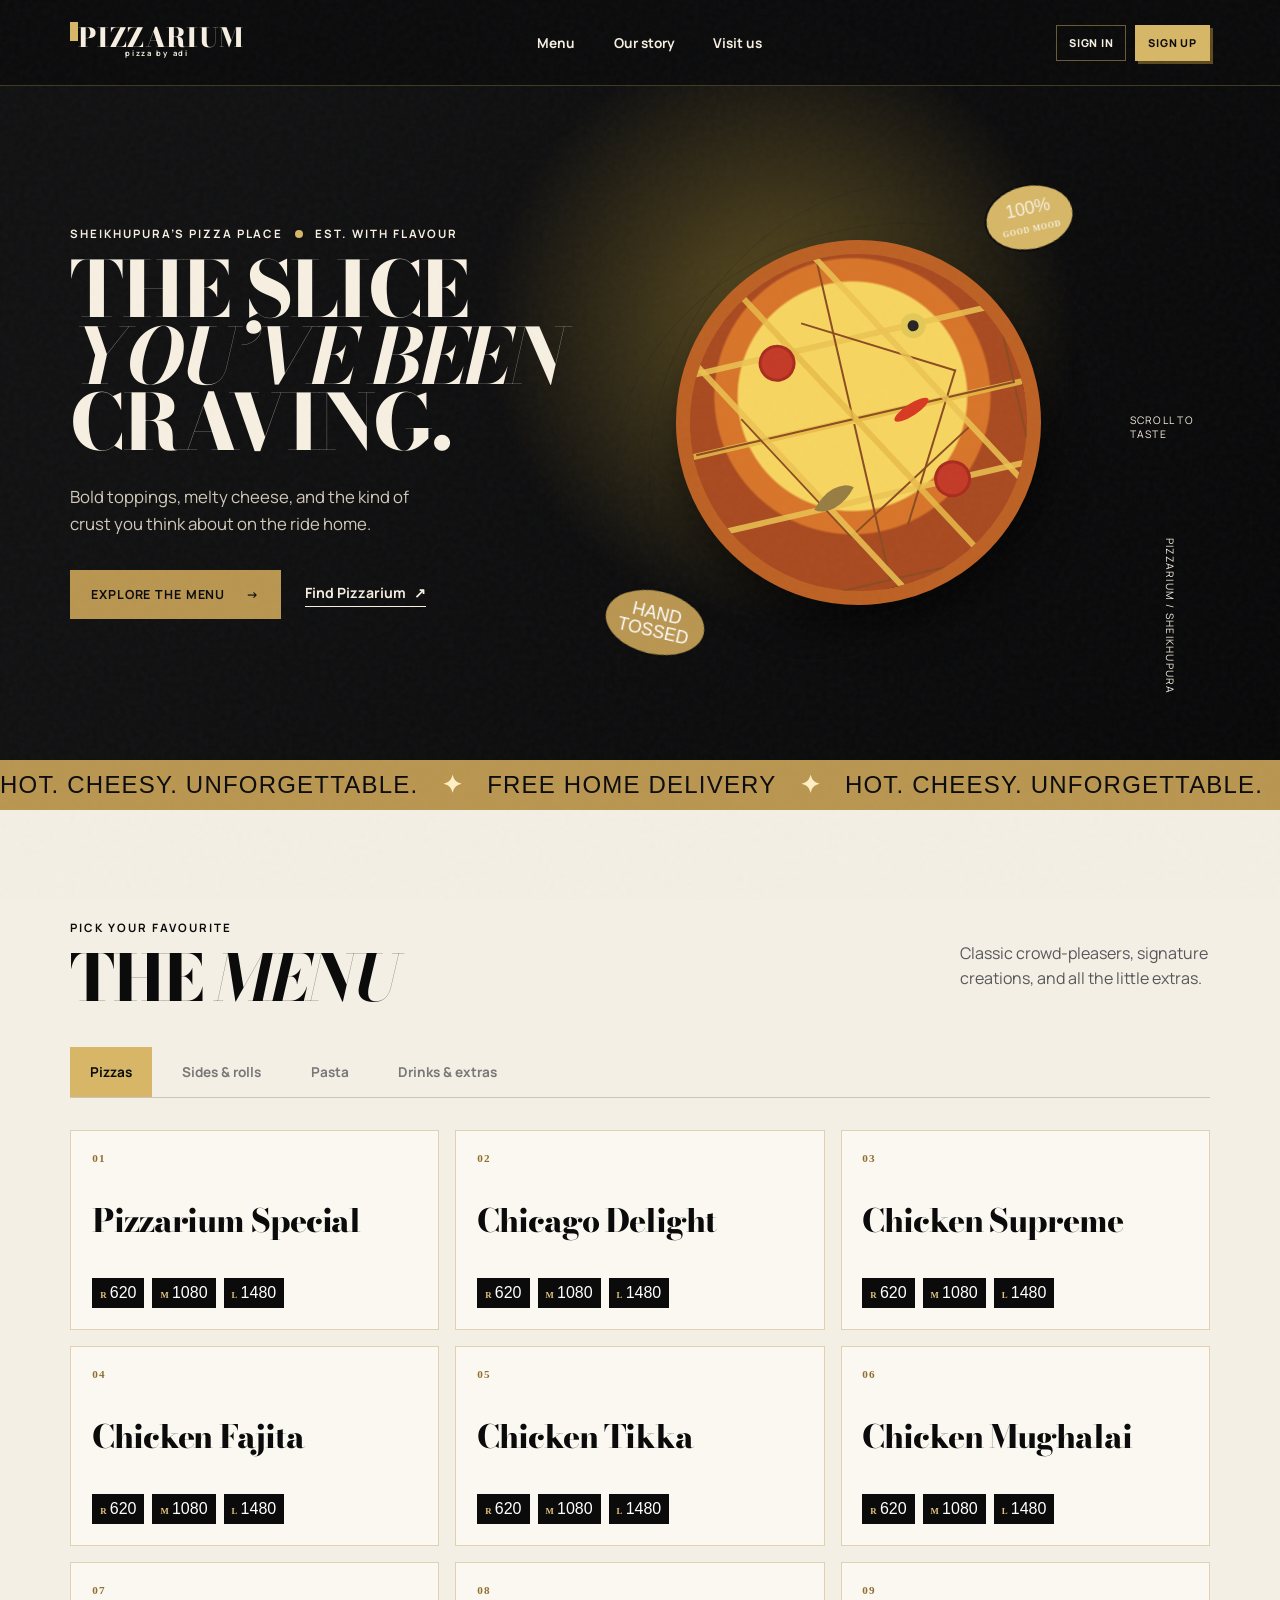
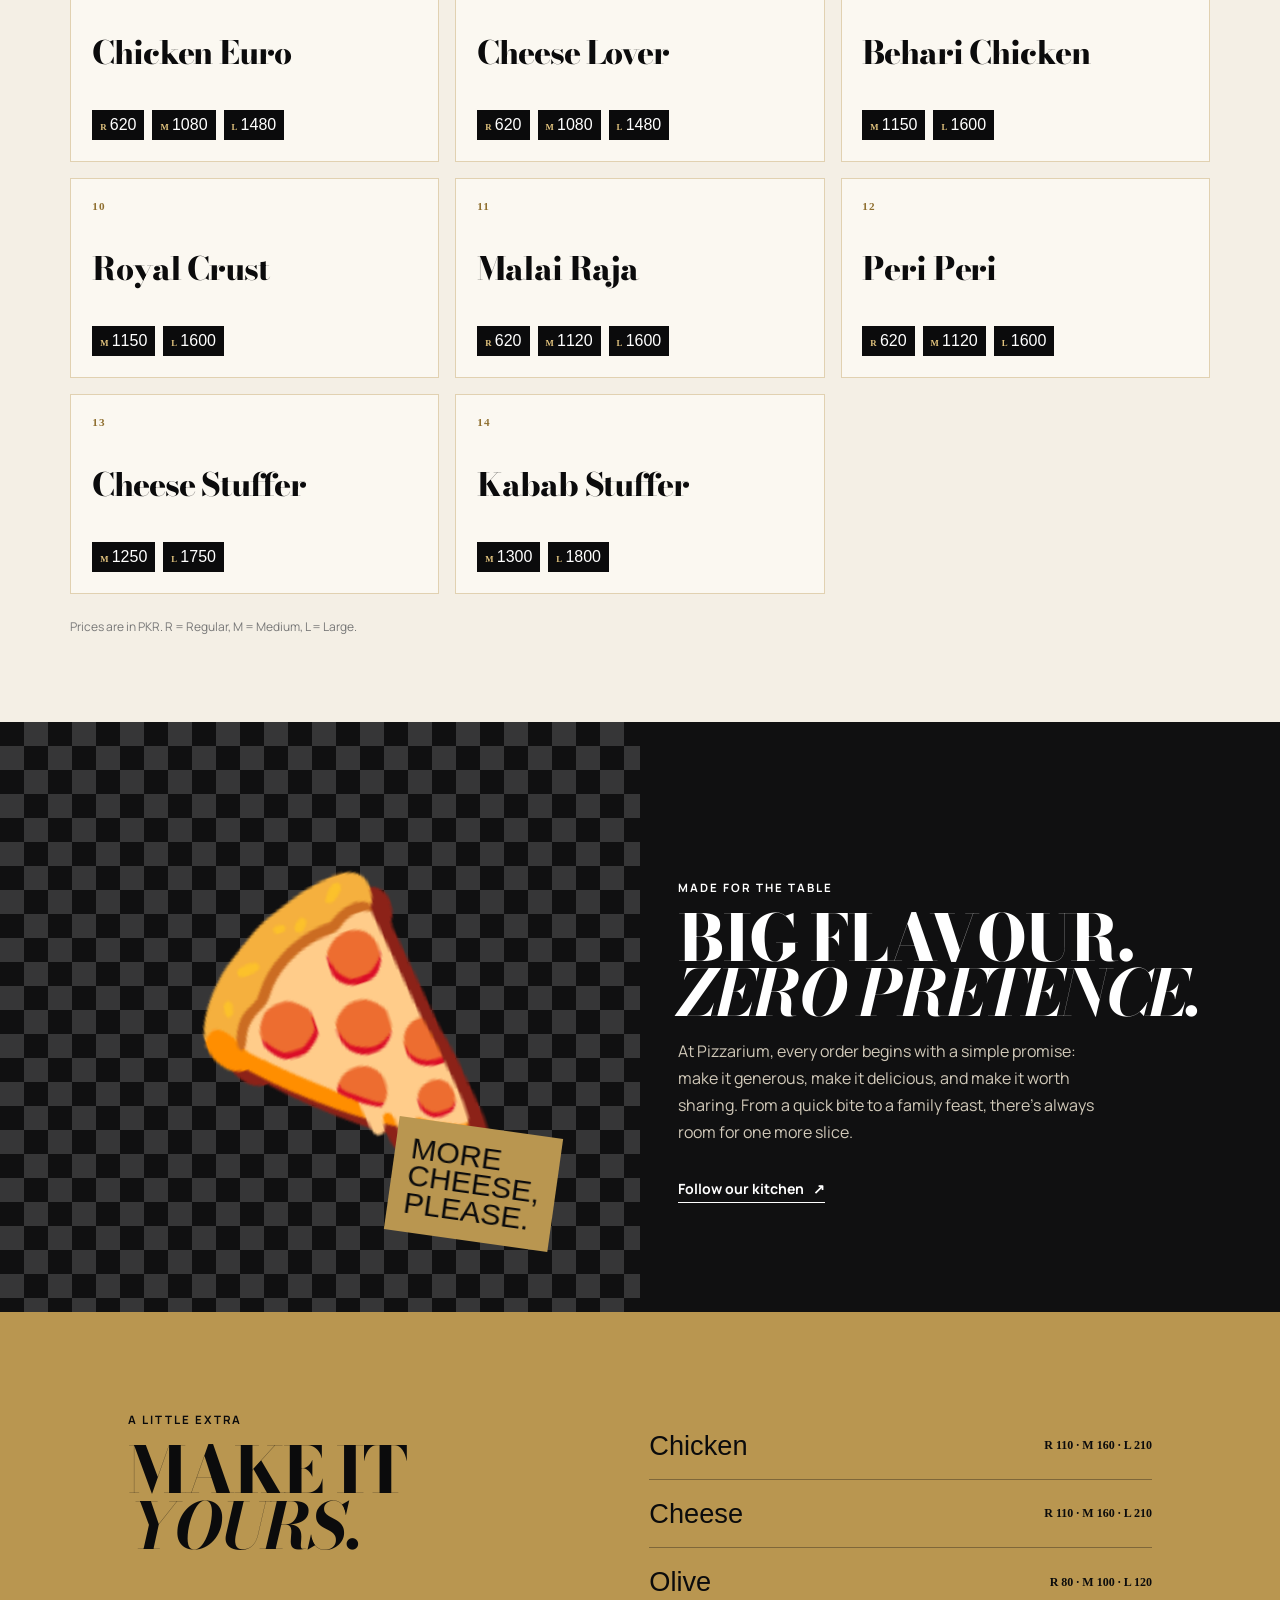
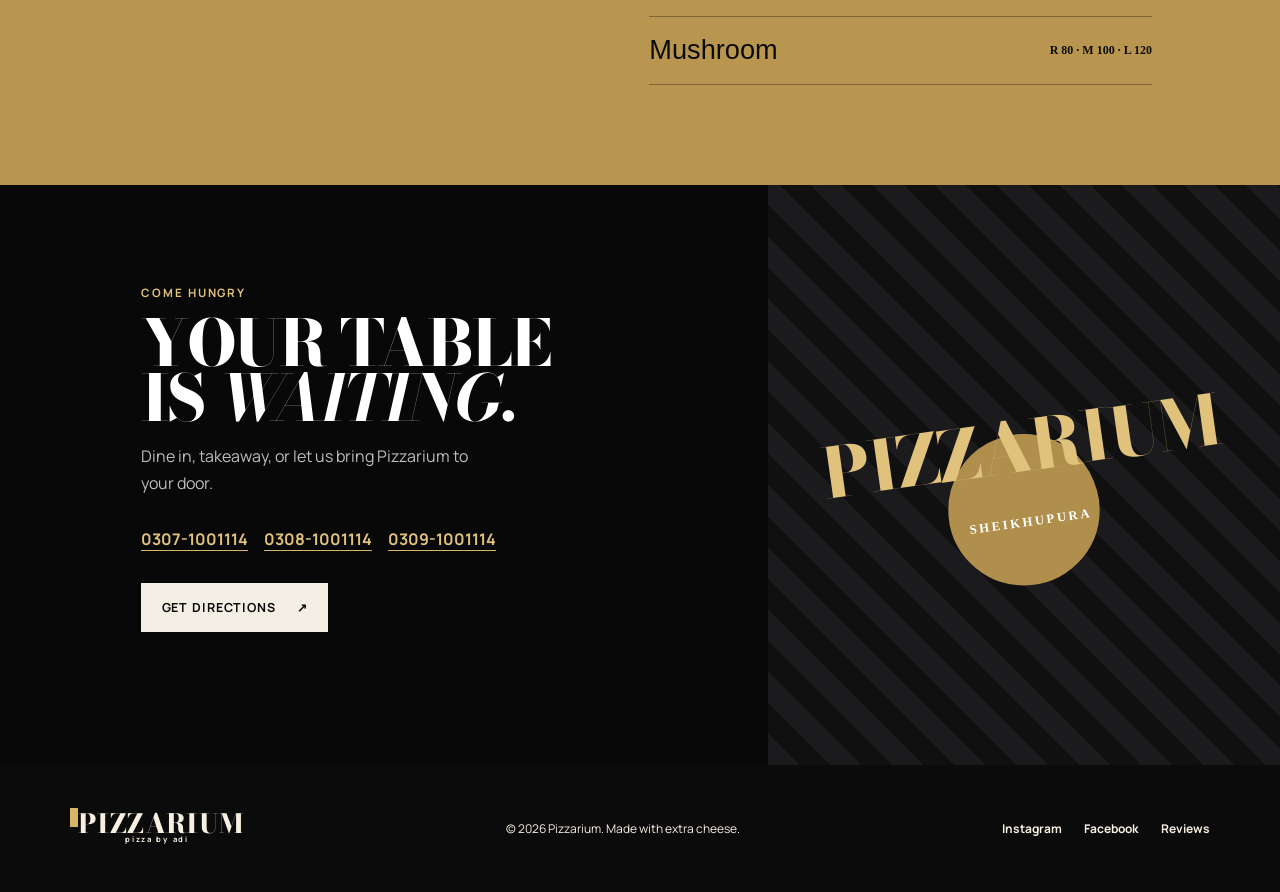
<file: index.html>
<!doctype html>
<html lang="en">
  <head>
    <meta charset="UTF-8" />
    <meta name="viewport" content="width=device-width, initial-scale=1.0" />
    <meta name="description" content="Pizzarium Sheikhupura — freshly baked pizzas, wings, rolls and pasta." />
    <title>Pizzarium | Pizza by Adi</title>
    <link rel="preconnect" href="https://fonts.googleapis.com" />
    <link rel="preconnect" href="https://fonts.gstatic.com" crossorigin />
    <link href="https://fonts.googleapis.com/css2?family=Bodoni+Moda:opsz,wght@6..96,400;6..96,600;6..96,700;6..96,800;6..96,900&family=Manrope:wght@400;500;600;700;800&display=swap" rel="stylesheet" />
    <link rel="stylesheet" href="styles.css" />
    <link rel="stylesheet" href="overrides.css" />
    <link rel="stylesheet" href="luxury.css" />
    <link rel="stylesheet" href="red-theme.css" />
    <link rel="stylesheet" href="mobile.css" />
    <link rel="stylesheet" href="gold-black.css" />
  </head>
  <body>
    <div class="site-noise"></div>
    <header class="header" id="top">
      <a class="brand" href="#top" aria-label="Pizzarium home"><span class="brand-dot">●</span>PIZZARIUM<small>pizza by adi</small></a>
      <nav class="nav" aria-label="Main navigation">
        <a href="#menu">Menu</a><a href="#story">Our story</a><a href="#visit">Visit us</a>
      </nav>
      <a class="order-link" href="cart.html">Cart <span class="cart-count">0</span></a>
      <button class="menu-toggle" aria-label="Open navigation">☰</button>
    </header>

    <main>
      <section class="hero">
        <div class="hero-copy reveal">
          <p class="eyebrow">Sheikhupura’s pizza place <i></i> Est. with flavour</p>
          <h1>THE SLICE<br /><em>YOU’VE BEEN</em><br />CRAVING.</h1>
          <p class="intro">Bold toppings, melty cheese, and the kind of crust you think about on the ride home.</p>
          <div class="hero-actions"><a class="button button-red" href="#menu">Explore the menu <span>→</span></a><a class="text-link" href="#visit">Find Pizzarium <span>↗</span></a></div>
        </div>
        <div class="pizza-stage reveal">
          <div class="orbit orbit-one"></div><div class="orbit orbit-two"></div>
          <div class="stamp stamp-top">100%<br /><small>GOOD MOOD</small></div>
          <div class="pizza" aria-label="Freshly baked pizza illustration"><div class="pizza-slice s1"></div><div class="pizza-slice s2"></div><div class="pizza-slice s3"></div><div class="pizza-slice s4"></div><div class="pizza-slice s5"></div><div class="pizza-slice s6"></div><span class="pepperoni p1"></span><span class="pepperoni p2"></span><span class="olive o1"></span><span class="basil b1"></span><span class="pepper p3"></span></div>
          <div class="stamp stamp-bottom">HAND<br />TOSSED</div>
        </div>
        <div class="hero-side reveal"><span>Scroll to taste</span><div class="scroll-line"></div><span class="vertical">PIZZARIUM / SHEIKHUPURA</span></div>
      </section>

      <section class="ticker" aria-label="Pizzarium highlights"><div>HOT. CHEESY. UNFORGETTABLE. <b>✦</b> FREE HOME DELIVERY <b>✦</b> HOT. CHEESY. UNFORGETTABLE. <b>✦</b> FREE HOME DELIVERY <b>✦</b></div></section>

      <section class="menu-section" id="menu">
        <div class="section-heading reveal"><div><p class="eyebrow">Pick your favourite</p><h2>THE <em>MENU</em></h2></div><p>Classic crowd-pleasers, signature creations, and all the little extras.</p></div>
        <div class="menu-tabs reveal" role="tablist"><button class="active" data-category="pizza">Pizzas</button><button data-category="sides">Sides & rolls</button><button data-category="pasta">Pasta</button><button data-category="drinks">Drinks & extras</button></div>
        <div class="menu-grid" id="menuGrid"></div>
        <p class="menu-note">Prices are in PKR. R = Regular, M = Medium, L = Large.</p>
      </section>

      <section class="story" id="story">
        <div class="story-art reveal"><div class="checker"></div><div class="story-pizza">🍕</div><div class="story-note">MORE<br />CHEESE,<br />PLEASE.</div></div>
        <div class="story-copy reveal"><p class="eyebrow">Made for the table</p><h2>BIG FLAVOUR.<br /><em>ZERO PRETENCE.</em></h2><p>At Pizzarium, every order begins with a simple promise: make it generous, make it delicious, and make it worth sharing. From a quick bite to a family feast, there’s always room for one more slice.</p><a href="https://www.instagram.com/pizzariumsheikhupura/" target="_blank" rel="noreferrer" class="text-link">Follow our kitchen <span>↗</span></a></div>
      </section>

      <section class="specials"><div class="specials-heading reveal"><p class="eyebrow">A little extra</p><h2>MAKE IT<br /><em>YOURS.</em></h2></div><div class="topping-list reveal"><div><span>Chicken</span><b>R 110 · M 160 · L 210</b></div><div><span>Cheese</span><b>R 110 · M 160 · L 210</b></div><div><span>Olive</span><b>R 80 · M 100 · L 120</b></div><div><span>Mushroom</span><b>R 80 · M 100 · L 120</b></div></div></section>

      <section class="visit" id="visit"><div class="visit-content reveal"><p class="eyebrow">Come hungry</p><h2>YOUR TABLE<br />IS <em>WAITING.</em></h2><p>Dine in, takeaway, or let us bring Pizzarium to your door.</p><div class="contact-links"><a href="tel:03071001114">0307-1001114</a><a href="tel:03081001114">0308-1001114</a><a href="tel:03091001114">0309-1001114</a></div><a class="button button-light" target="_blank" rel="noreferrer" href="https://www.google.com/maps/place/pizzarium/data=!4m2!3m1!1s0x3918c3a2aaa4a5c9:0x6722d799abf1bd21?sa=X&ved=1t:242&ictx=111">Get directions <span>↗</span></a></div><div class="visit-art"><div class="map-pin">●</div><p>PIZZARIUM<br /><small>SHEIKHUPURA</small></p></div></section>
    </main>
    <footer><a class="brand" href="#top"><span class="brand-dot">●</span>PIZZARIUM<small>pizza by adi</small></a><p>© 2026 Pizzarium. Made with extra cheese.</p><div><a href="https://www.instagram.com/pizzariumsheikhupura/" target="_blank" rel="noreferrer">Instagram</a><a href="https://www.facebook.com/groups/850321388377647/posts/5649459375130467/" target="_blank" rel="noreferrer">Facebook</a><a href="https://www.google.com/search?sca_esv=2a69430fbf050389&sxsrf=APpeQnvyVJcHtZWouYoIN_cZc8rXVKOaVg:1786807331017&q=pizzarium" target="_blank" rel="noreferrer">Reviews</a></div></footer>
    <div class="product-modal" id="productModal" aria-hidden="true" role="dialog" aria-modal="true" aria-labelledby="modalTitle">
      <div class="modal-backdrop" data-close-modal></div>
      <div class="modal-content">
        <button class="modal-close" type="button" aria-label="Close product details" data-close-modal>×</button>
        <p class="eyebrow">Pizzarium selection</p><div class="modal-mark">✦</div>
        <h2 id="modalTitle">Pizzarium Special</h2>
        <p class="modal-description">Freshly prepared with generous toppings and Pizzarium’s signature flavour.</p>
        <div class="modal-prices" id="modalPrices"></div>
        <div class="modal-actions"><label>Size <select id="modalSize" aria-label="Choose pizza size"></select></label><label>Quantity <select id="modalQty" aria-label="Item quantity"><option>1</option><option>2</option><option>3</option><option>4</option><option>5</option></select></label><button class="button modal-order" id="modalOrder" type="button">Add to cart <span>+</span></button></div>
        <p class="modal-footnote">Choose delivery or pickup at checkout. Your order will be confirmed by Pizzarium.</p>
      </div>
    </div>
    <script src="auth.js"></script>
    <script src="script.js"></script>
  </body>
</html>
</file>
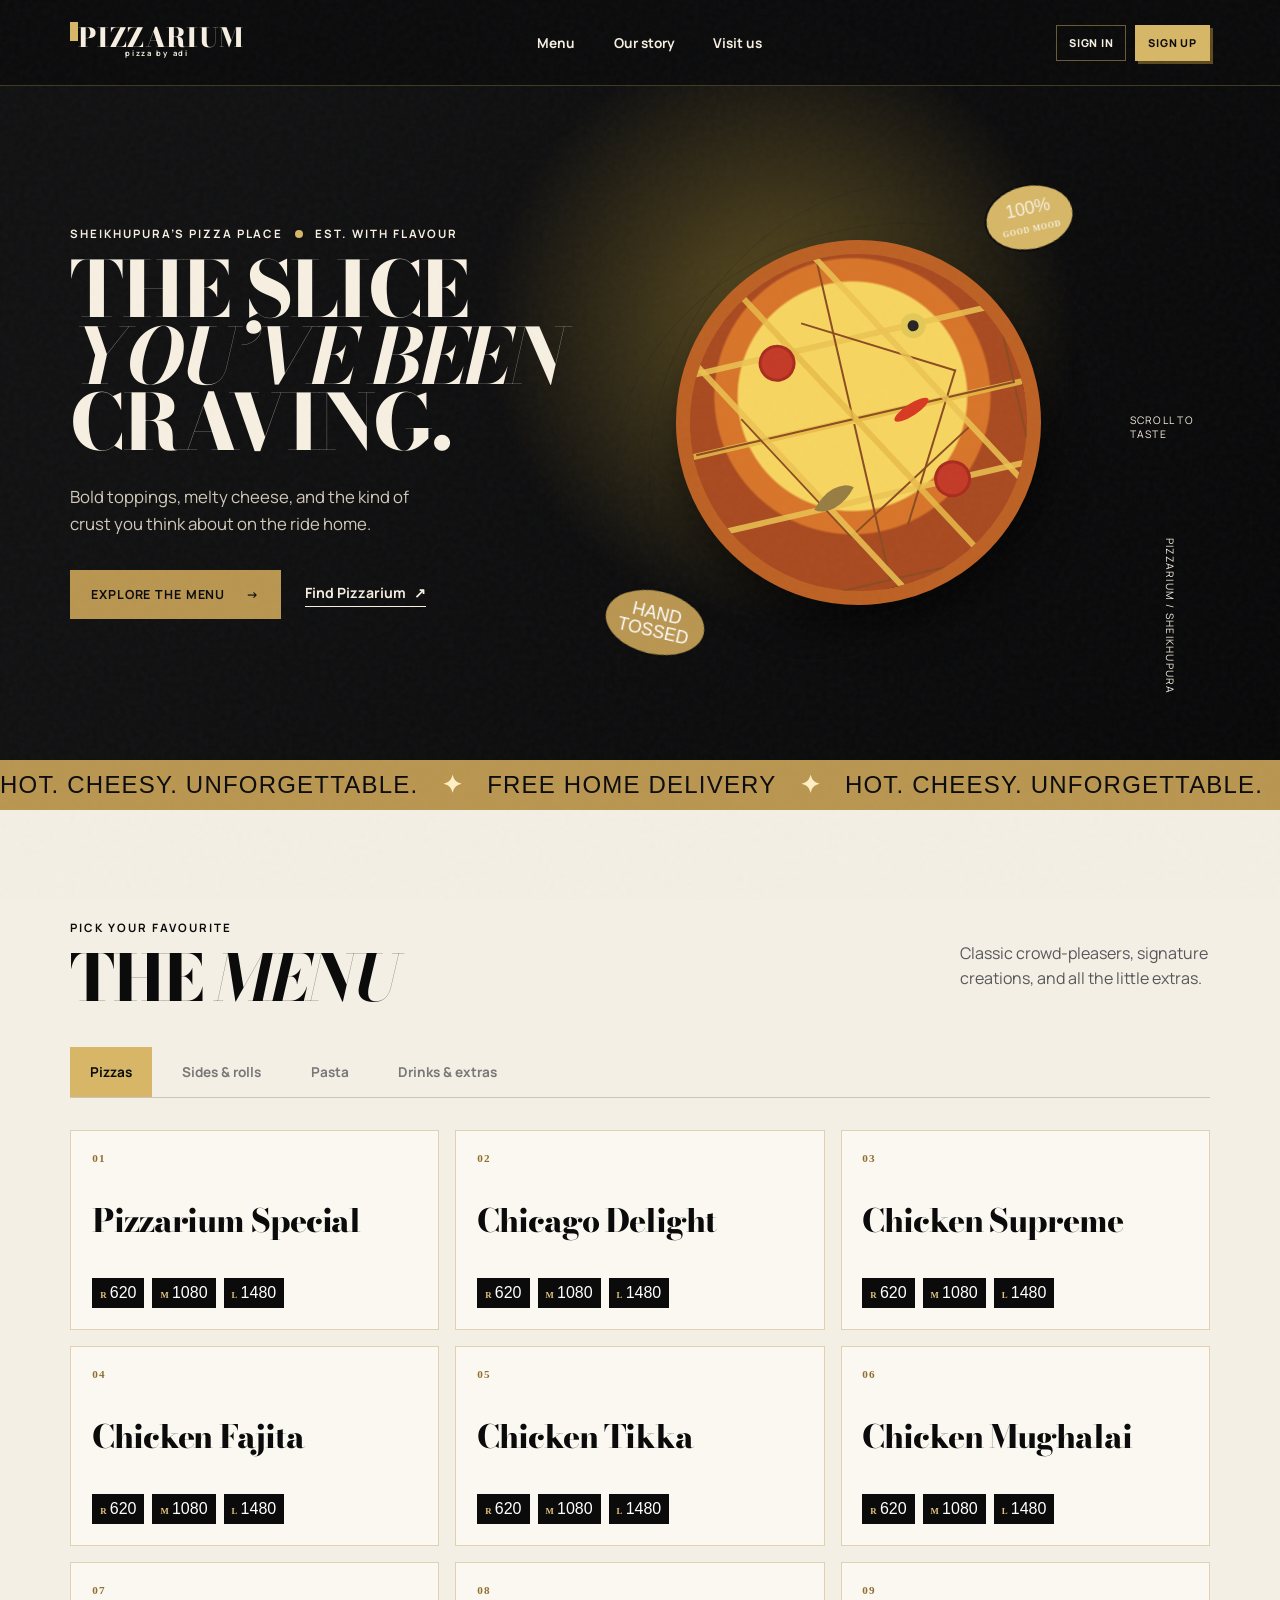
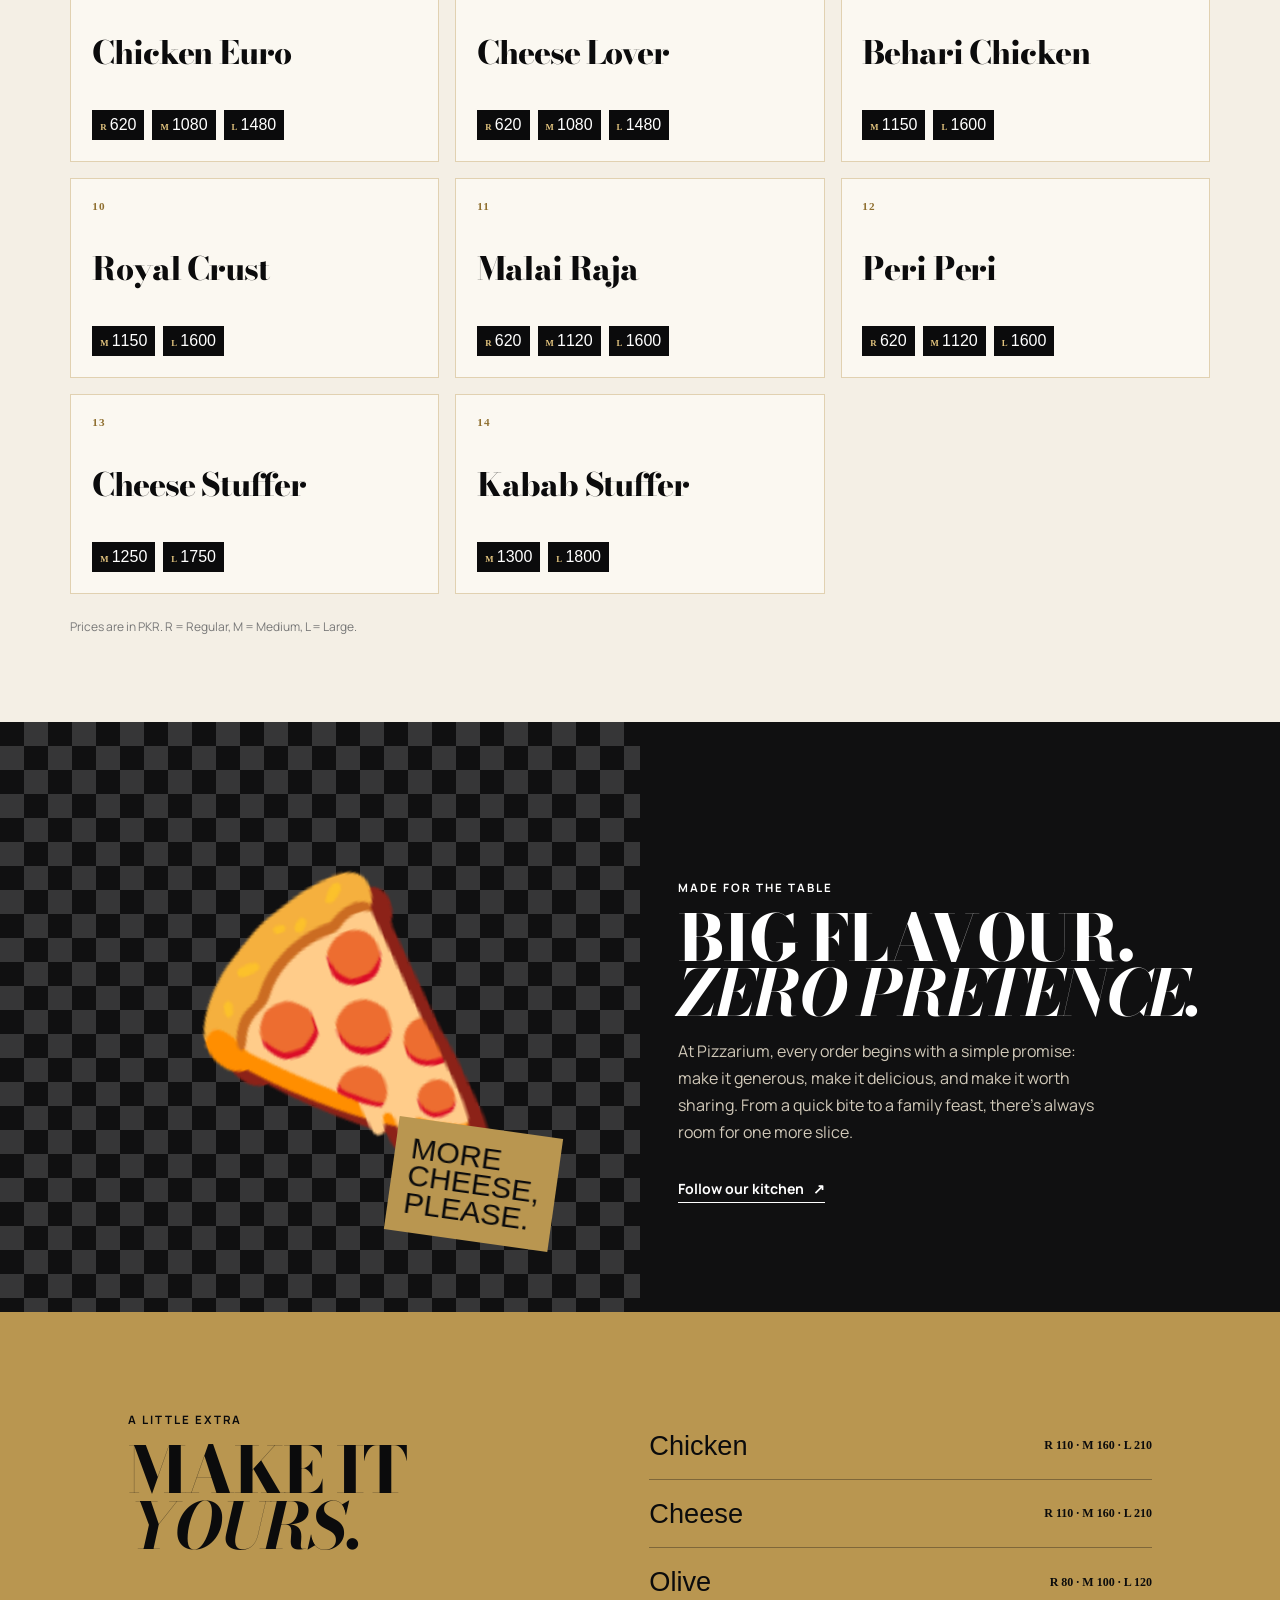
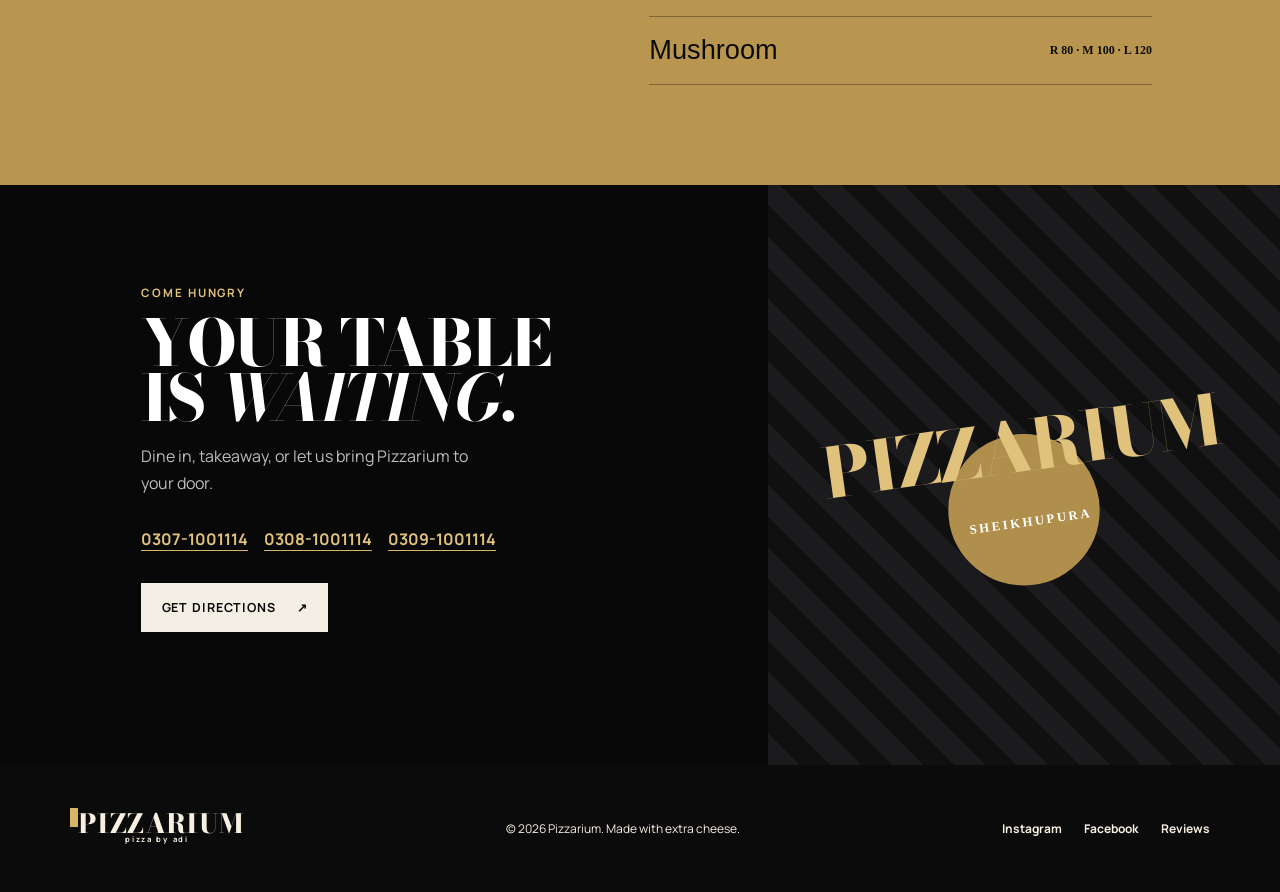
<file: admin.html>
<!doctype html>
<html lang="en"><head><meta charset="UTF-8"><meta name="viewport" content="width=device-width, initial-scale=1.0"><title>Order Console | Pizzarium</title><link rel="preconnect" href="https://fonts.googleapis.com"><link rel="preconnect" href="https://fonts.gstatic.com" crossorigin><link href="https://fonts.googleapis.com/css2?family=Bodoni+Moda:opsz,wght@6..96,400;6..96,600;6..96,700;6..96,800;6..96,900&family=Manrope:wght@400;500;600;700;800&display=swap" rel="stylesheet"><link rel="stylesheet" href="styles.css"><link rel="stylesheet" href="gold-black.css"><link rel="stylesheet" href="admin.css"></head>
<body class="admin-page"><header class="admin-header"><a class="brand" href="index.html"><span class="brand-dot">&bull;</span>PIZZARIUM<small>pizza by adi</small></a><div class="admin-account"><span id="staffName">Order console</span><a href="#" id="adminSignOut">Sign out</a></div></header>
<main class="admin-main"><section class="admin-intro"><div><p class="eyebrow">Private staff area</p><h1>ORDER <em>CONSOLE.</em></h1><p>Monitor every Pizzarium order from one clean workspace.</p></div><button class="refresh-button" id="refreshOrders" type="button">Refresh <span>↻</span></button></section><section class="stat-grid"><article><span>New orders</span><strong id="newCount">0</strong></article><article><span>In progress</span><strong id="progressCount">0</strong></article><article><span>Completed today</span><strong id="completedCount">0</strong></article><article><span>Today’s sales</span><strong id="salesTotal">PKR 0</strong></article></section><section class="admin-controls"><div class="order-filters" id="orderFilters"><button class="active" data-filter="all">All orders</button><button data-filter="new">New</button><button data-filter="active">In progress</button><button data-filter="completed">Completed</button></div><p id="adminStatus">Loading orders…</p></section><section class="orders-list" id="ordersList"></section></main><script src="auth.js"></script><script src="admin.js"></script></body></html>
</file>
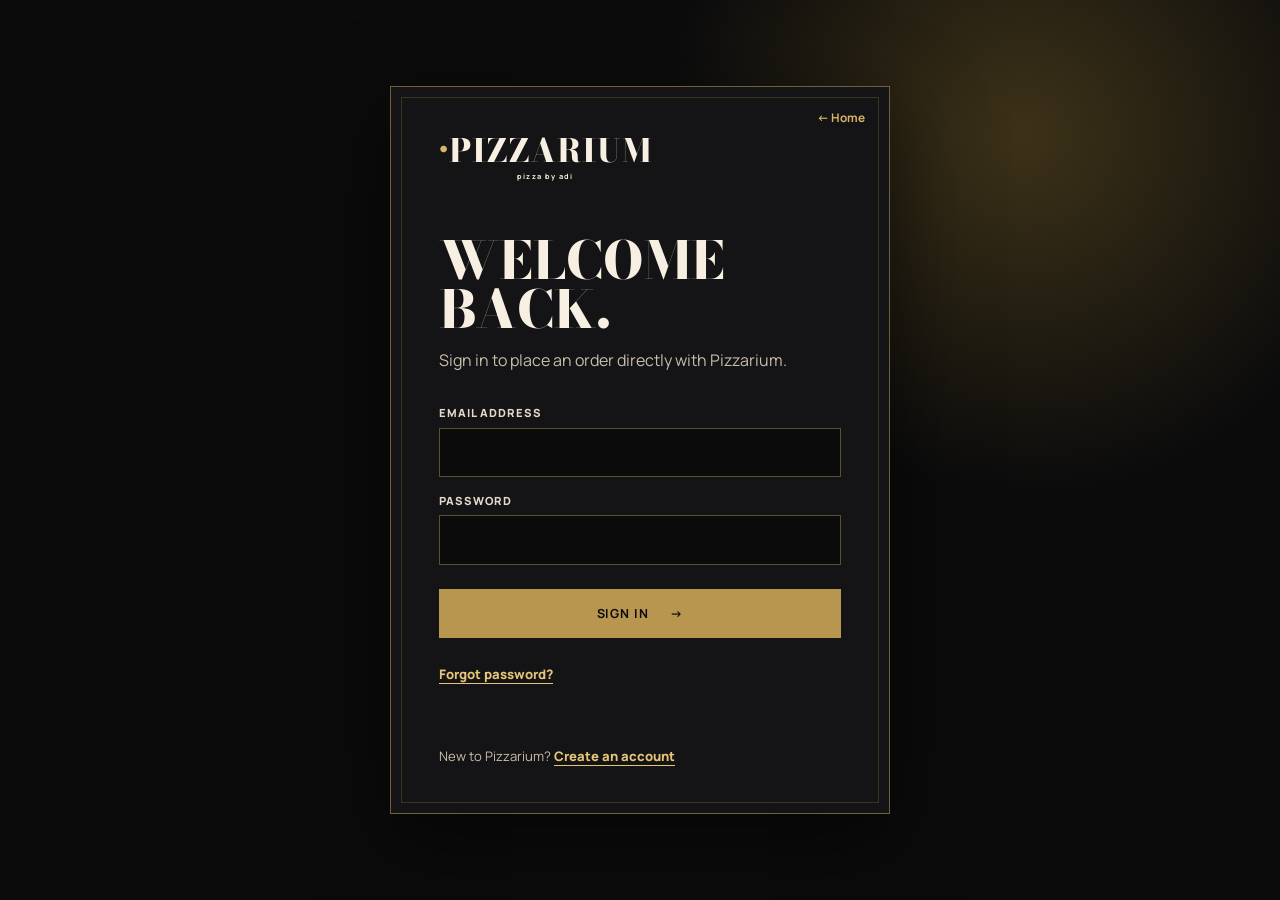
<file: orders.html>
<!doctype html>
<html lang="en">
<head>
  <meta charset="UTF-8">
  <meta name="viewport" content="width=device-width, initial-scale=1.0">
  <meta name="description" content="View and manage your Pizzarium orders.">
  <title>My orders | Pizzarium</title>
  <link rel="preconnect" href="https://fonts.googleapis.com">
  <link rel="preconnect" href="https://fonts.gstatic.com" crossorigin>
  <link href="https://fonts.googleapis.com/css2?family=Bodoni+Moda:opsz,wght@6..96,400;6..96,600;6..96,700;6..96,800;6..96,900&family=Manrope:wght@400;500;600;700;800&display=swap" rel="stylesheet">
  <link rel="stylesheet" href="styles.css">
  <link rel="stylesheet" href="gold-black.css">
  <link rel="stylesheet" href="orders.css">
</head>
<body class="orders-page">
  <header class="orders-header">
    <a class="brand" href="index.html"><span class="brand-dot">&bull;</span>PIZZARIUM<small>pizza by adi</small></a>
    <nav><a href="index.html">Menu</a><a href="cart.html">Cart</a><a class="sign-out" href="#" id="ordersSignOut">Sign out</a></nav>
  </header>
  <main class="orders-main">
    <section class="orders-hero"><p class="eyebrow">Your Pizzarium account</p><h1>ORDER <em>HISTORY.</em></h1><p>Follow every order in one place. New and confirmed orders can be cancelled before kitchen preparation begins.</p></section>
    <section class="orders-toolbar"><p id="ordersStatus">Loading your orders…</p><button id="refreshHistory" type="button">Refresh <span>↻</span></button></section>
    <section class="customer-orders" id="customerOrders" aria-live="polite"></section>
    <button class="load-more" id="loadMoreOrders" type="button" hidden>Load older orders</button>
  </main>
  <div class="cancel-popup" id="cancelPopup" hidden><div class="cancel-backdrop"></div><section class="cancel-dialog" role="dialog" aria-modal="true" aria-labelledby="cancelTitle"><span>✦</span><h2 id="cancelTitle">CANCEL ORDER?</h2><p>This cannot be undone. The restaurant will be notified.</p><div><button type="button" id="keepOrder">Keep order</button><button type="button" id="confirmCancel">Cancel order</button></div></section></div>
  <script src="auth.js"></script>
  <script src="orders.js"></script>
</body>
</html>
</file>
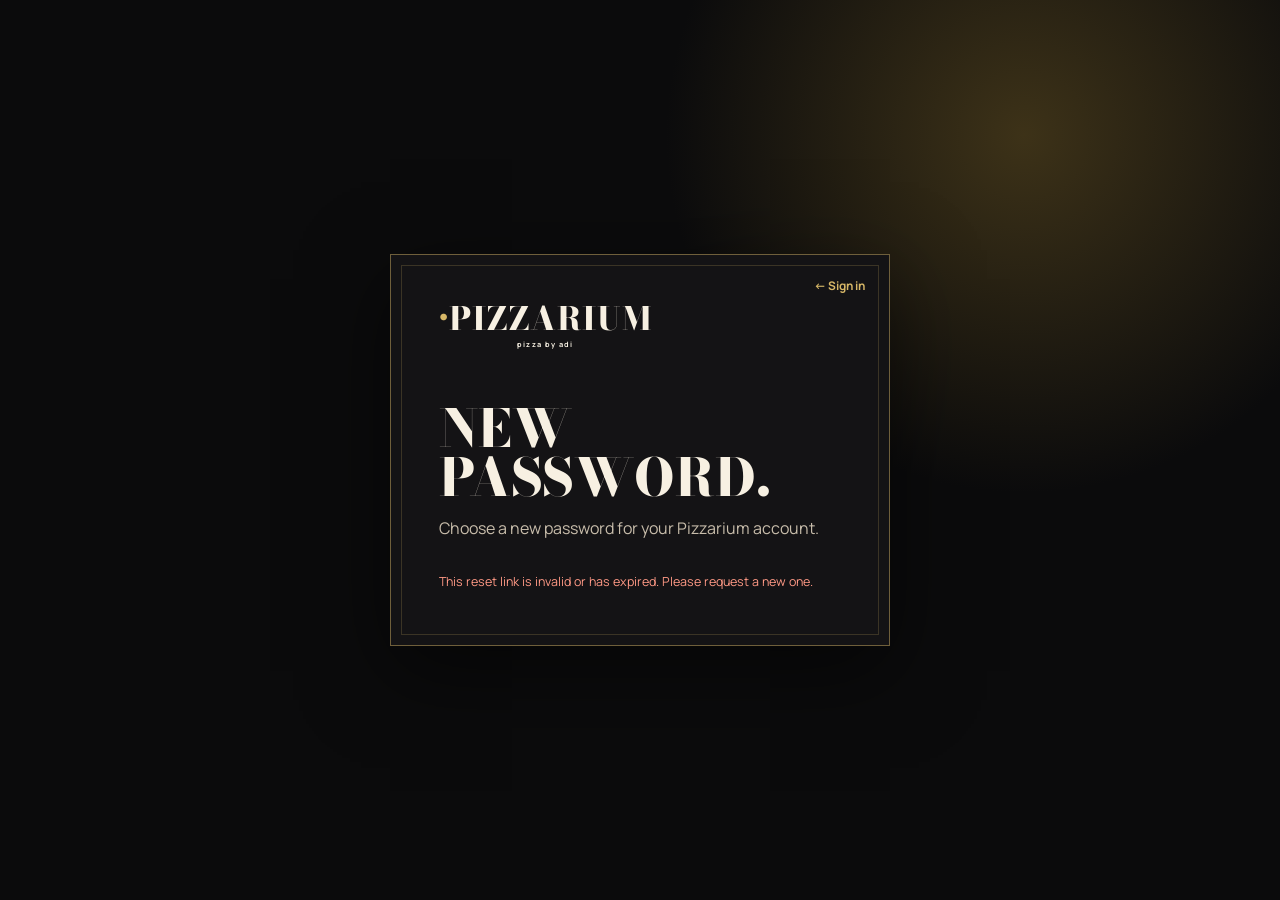
<file: reset-password.html>
<!doctype html>
<html lang="en">
<head>
  <meta charset="UTF-8">
  <meta name="viewport" content="width=device-width, initial-scale=1.0">
  <title>Choose new password | Pizzarium</title>
  <link rel="preconnect" href="https://fonts.googleapis.com">
  <link rel="preconnect" href="https://fonts.gstatic.com" crossorigin>
  <link href="https://fonts.googleapis.com/css2?family=Bodoni+Moda:opsz,wght@6..96,400;6..96,600;6..96,700;6..96,800;6..96,900&family=Manrope:wght@400;500;600;700;800&display=swap" rel="stylesheet">
  <link rel="stylesheet" href="styles.css">
  <link rel="stylesheet" href="gold-black.css">
  <link rel="stylesheet" href="auth.css">
</head>
<body class="auth-page">
  <main class="auth-shell">
    <a class="auth-back" href="sign-in.html">&larr; Sign in</a>
    <a class="auth-brand" href="index.html"><span>&bull;</span>PIZZARIUM<small>pizza by adi</small></a>
    <h1 class="auth-title">NEW<br>PASSWORD.</h1>
    <p class="auth-intro">Choose a new password for your Pizzarium account.</p>
    <form class="auth-form" id="newPasswordForm">
      <label>New password<input name="password" type="password" autocomplete="new-password" minlength="8" required></label>
      <label>Confirm new password<input name="confirmPassword" type="password" autocomplete="new-password" minlength="8" required></label>
      <button class="button modal-order auth-submit" type="submit">Update password <span>&rarr;</span></button>
    </form>
    <p class="auth-message" id="authMessage"></p>
  </main>
  <script src="auth.js"></script>
  <script>
    const form = document.querySelector('#newPasswordForm');
    const message = document.querySelector('#authMessage');
    const hashParams = new URLSearchParams(location.hash.slice(1));
    const queryParams = new URLSearchParams(location.search);
    let recoveryToken = hashParams.get('access_token');

    function showInvalidLink() {
      form.style.display = 'none';
      message.className = 'auth-message error';
      message.textContent = 'This reset link is invalid or has expired. Please request a new one.';
    }

    async function prepareRecoverySession() {
      if (recoveryToken) return true;

      // Some Supabase projects send an OTP-style recovery link instead of an access token in the URL hash.
      const tokenHash = queryParams.get('token_hash') || queryParams.get('token');
      if (!tokenHash || queryParams.get('type') !== 'recovery') return false;

      try {
        const response = await fetch(`${PizzariumAuth.url}/auth/v1/verify`, {
          method: 'POST',
          headers: { apikey: PizzariumAuth.key, 'Content-Type': 'application/json' },
          body: JSON.stringify({ token_hash: tokenHash, type: 'recovery' })
        });
        const result = await response.json();
        if (!response.ok || !result.access_token) return false;
        recoveryToken = result.access_token;
        history.replaceState(null, '', 'reset-password.html');
        return true;
      } catch {
        return false;
      }
    }

    (async () => {
      if (!(await prepareRecoverySession())) showInvalidLink();
    })();

    form.addEventListener('submit', async event => {
      event.preventDefault();
      if (!recoveryToken) return;
      const button = event.currentTarget.querySelector('button');
      const data = new FormData(event.currentTarget);
      message.className = 'auth-message';
      message.textContent = '';
      if (data.get('password') !== data.get('confirmPassword')) {
        message.className = 'auth-message error';
        message.textContent = 'Passwords do not match.';
        return;
      }
      button.disabled = true;
      button.textContent = 'Updating password...';
      try {
        const response = await fetch(`${PizzariumAuth.url}/auth/v1/user`, {
          method: 'PUT',
          headers: { apikey: PizzariumAuth.key, Authorization: `Bearer ${recoveryToken}`, 'Content-Type': 'application/json' },
          body: JSON.stringify({ password: data.get('password') })
        });
        if (!response.ok) throw new Error();
        message.textContent = 'Password updated successfully. Redirecting to sign in…';
        setTimeout(() => location.href = 'sign-in.html', 1200);
      } catch {
        message.className = 'auth-message error';
        message.textContent = 'This reset link is invalid or has expired. Please request a new one.';
      } finally {
        button.disabled = false;
        button.innerHTML = 'Update password <span>&rarr;</span>';
      }
    });
  </script>
</body>
</html>
</file>
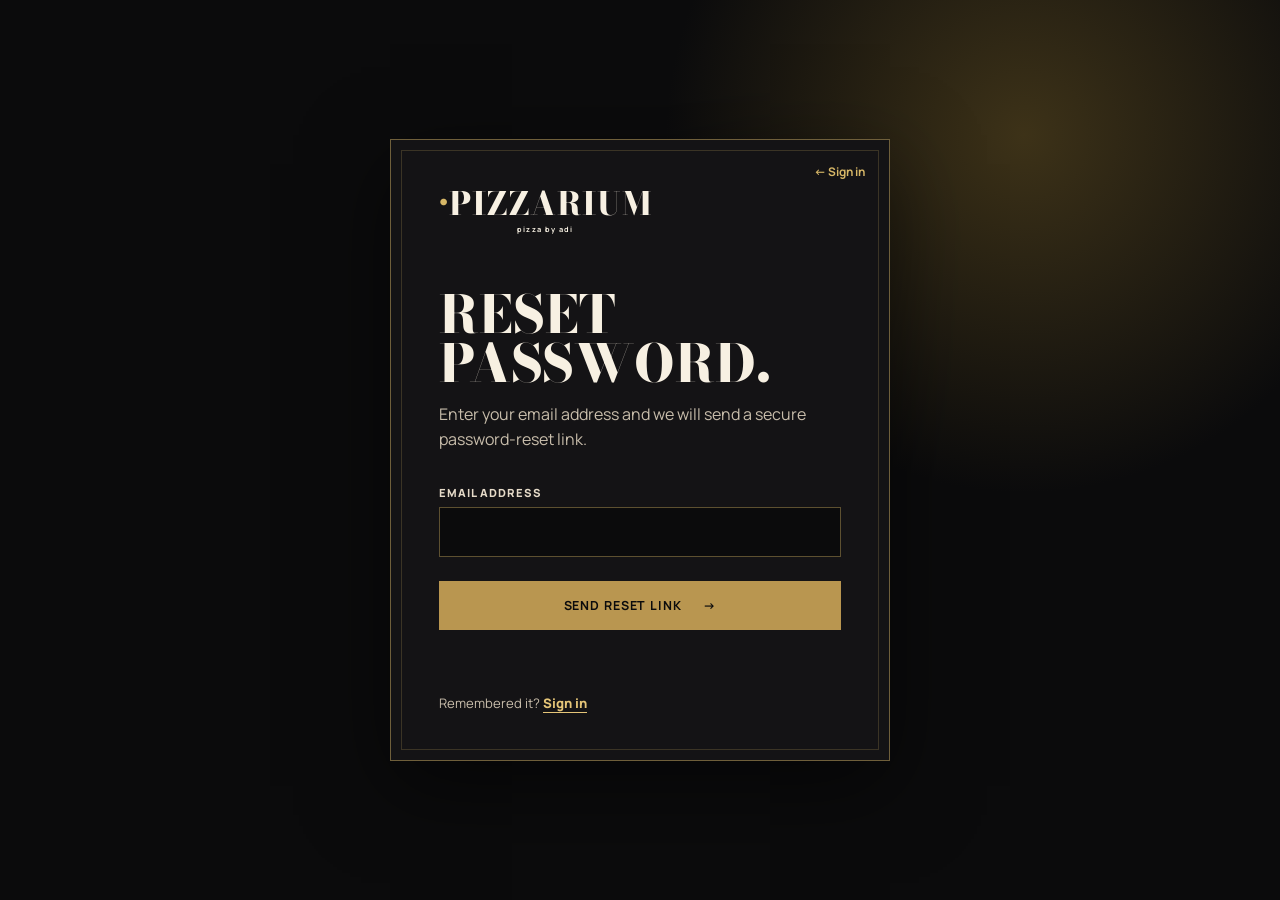
<file: reset-request.html>
<!doctype html>
<html lang="en">
<head>
  <meta charset="UTF-8">
  <meta name="viewport" content="width=device-width, initial-scale=1.0">
  <title>Reset password | Pizzarium</title>
  <link rel="preconnect" href="https://fonts.googleapis.com">
  <link rel="preconnect" href="https://fonts.gstatic.com" crossorigin>
  <link href="https://fonts.googleapis.com/css2?family=Bodoni+Moda:opsz,wght@6..96,400;6..96,600;6..96,700;6..96,800;6..96,900&family=Manrope:wght@400;500;600;700;800&display=swap" rel="stylesheet">
  <link rel="stylesheet" href="styles.css">
  <link rel="stylesheet" href="gold-black.css">
  <link rel="stylesheet" href="auth.css">
</head>
<body class="auth-page">
  <main class="auth-shell">
    <a class="auth-back" href="sign-in.html">&larr; Sign in</a>
    <a class="auth-brand" href="index.html"><span>&bull;</span>PIZZARIUM<small>pizza by adi</small></a>
    <h1 class="auth-title">RESET<br>PASSWORD.</h1>
    <p class="auth-intro">Enter your email address and we will send a secure password-reset link.</p>
    <form class="auth-form" id="resetRequestForm">
      <label>Email address<input name="email" type="email" autocomplete="email" required></label>
      <button class="button modal-order auth-submit" type="submit">Send reset link <span>&rarr;</span></button>
    </form>
    <p class="auth-message" id="authMessage"></p>
    <p class="auth-switch">Remembered it? <a href="sign-in.html">Sign in</a></p>
  </main>
  <script src="auth.js"></script>
  <script>
    const productionResetUrl = 'https://muhammadkhizar7061-code.github.io/finalpizzariumwebsite.com/reset-password.html';
    document.querySelector('#resetRequestForm').addEventListener('submit', async event => {
      event.preventDefault();
      const button = event.currentTarget.querySelector('button');
      const message = document.querySelector('#authMessage');
      const email = new FormData(event.currentTarget).get('email');
      button.disabled = true;
      button.textContent = 'Sending link...';
      message.className = 'auth-message';
      message.textContent = '';
      try {
        await PizzariumAuth.requestPasswordReset(email, productionResetUrl);
        message.textContent = 'If this email has a Pizzarium account, a password-reset link has been sent.';
      } catch {
        message.className = 'auth-message error';
        message.textContent = 'Unable to send the reset link. Please try again later.';
      } finally {
        button.disabled = false;
        button.innerHTML = 'Send reset link <span>&rarr;</span>';
      }
    });
  </script>
</body>
</html>
</file>
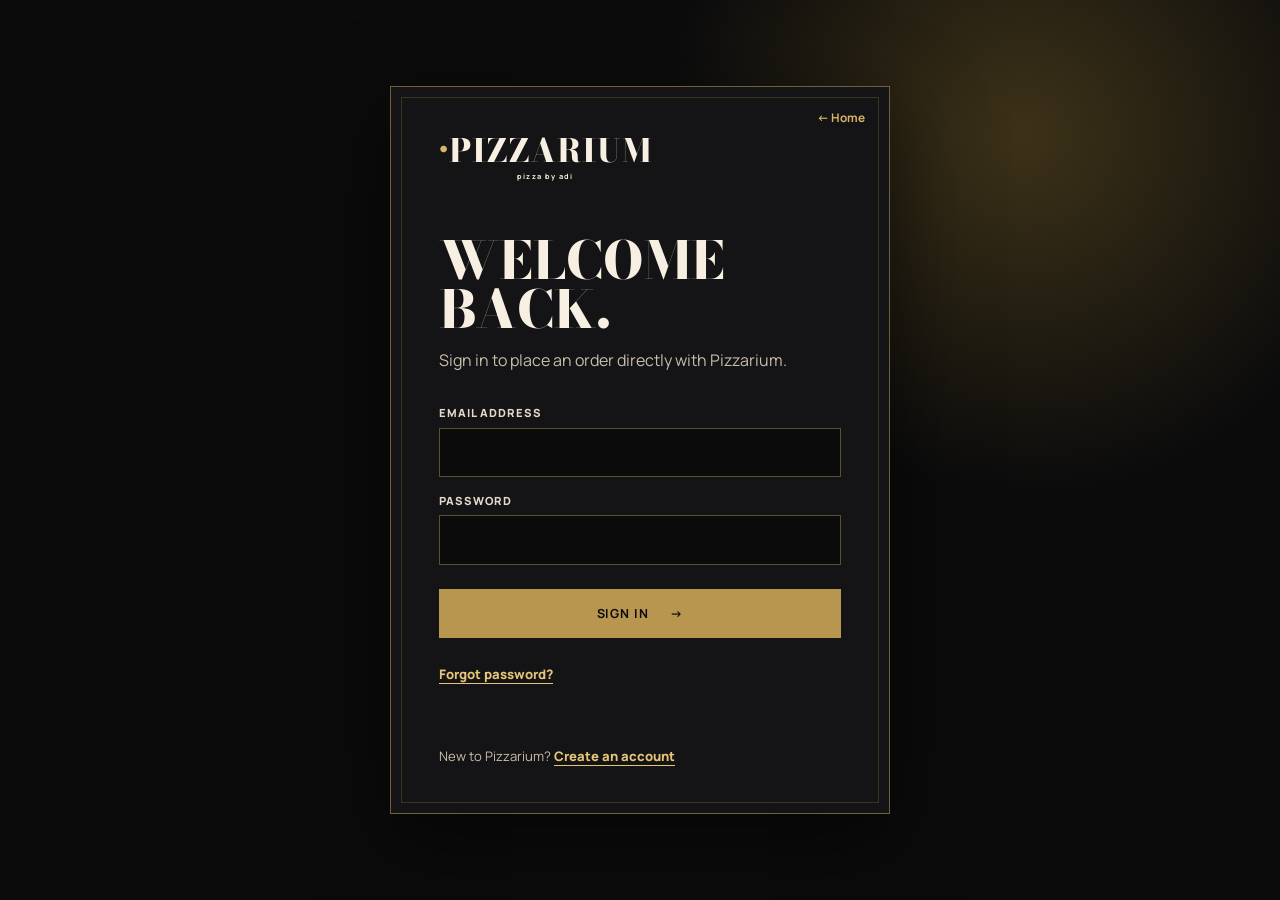
<file: sign-in.html>
<!doctype html><html lang="en"><head><meta charset="UTF-8"><meta name="viewport" content="width=device-width, initial-scale=1.0"><title>Sign in | Pizzarium</title><link rel="preconnect" href="https://fonts.googleapis.com"><link rel="preconnect" href="https://fonts.gstatic.com" crossorigin><link href="https://fonts.googleapis.com/css2?family=Bodoni+Moda:opsz,wght@6..96,400;6..96,600;6..96,700;6..96,800;6..96,900&family=Manrope:wght@400;500;600;700;800&display=swap" rel="stylesheet"><link rel="stylesheet" href="styles.css"><link rel="stylesheet" href="gold-black.css"><link rel="stylesheet" href="auth.css"></head><body class="auth-page"><main class="auth-shell"><a class="auth-back" href="index.html">&larr; Home</a><a class="auth-brand" href="index.html"><span>&bull;</span>PIZZARIUM<small>pizza by adi</small></a><h1 class="auth-title">WELCOME<br>BACK.</h1><p class="auth-intro">Sign in to place an order directly with Pizzarium.</p><form class="auth-form" id="signInForm"><label>Email address<input name="email" type="email" autocomplete="email" required></label><label>Password<input name="password" type="password" autocomplete="current-password" required></label><button class="button modal-order auth-submit" type="submit">Sign in <span>&rarr;</span></button></form><p class="auth-message" id="authMessage"></p><p class="auth-switch">New to Pizzarium? <a href="sign-up.html">Create an account</a></p></main><script src="auth.js"></script><script>document.querySelector('#signInForm').addEventListener('submit',async e=>{e.preventDefault();const b=e.currentTarget.querySelector('button'),m=document.querySelector('#authMessage'),d=new FormData(e.currentTarget);b.disabled=true;b.textContent='Signing in...';m.textContent='';try{const session=await PizzariumAuth.signIn({email:d.get('email'),password:d.get('password')});const role=await PizzariumAuth.getUserRole(session);location.href=['admin','staff'].includes(role)?'admin.html':'index.html';}catch(err){m.className='auth-message error';m.textContent=err.message;}finally{b.disabled=false;b.innerHTML='Sign in <span>&rarr;</span>';}});</script></body></html>
</file>
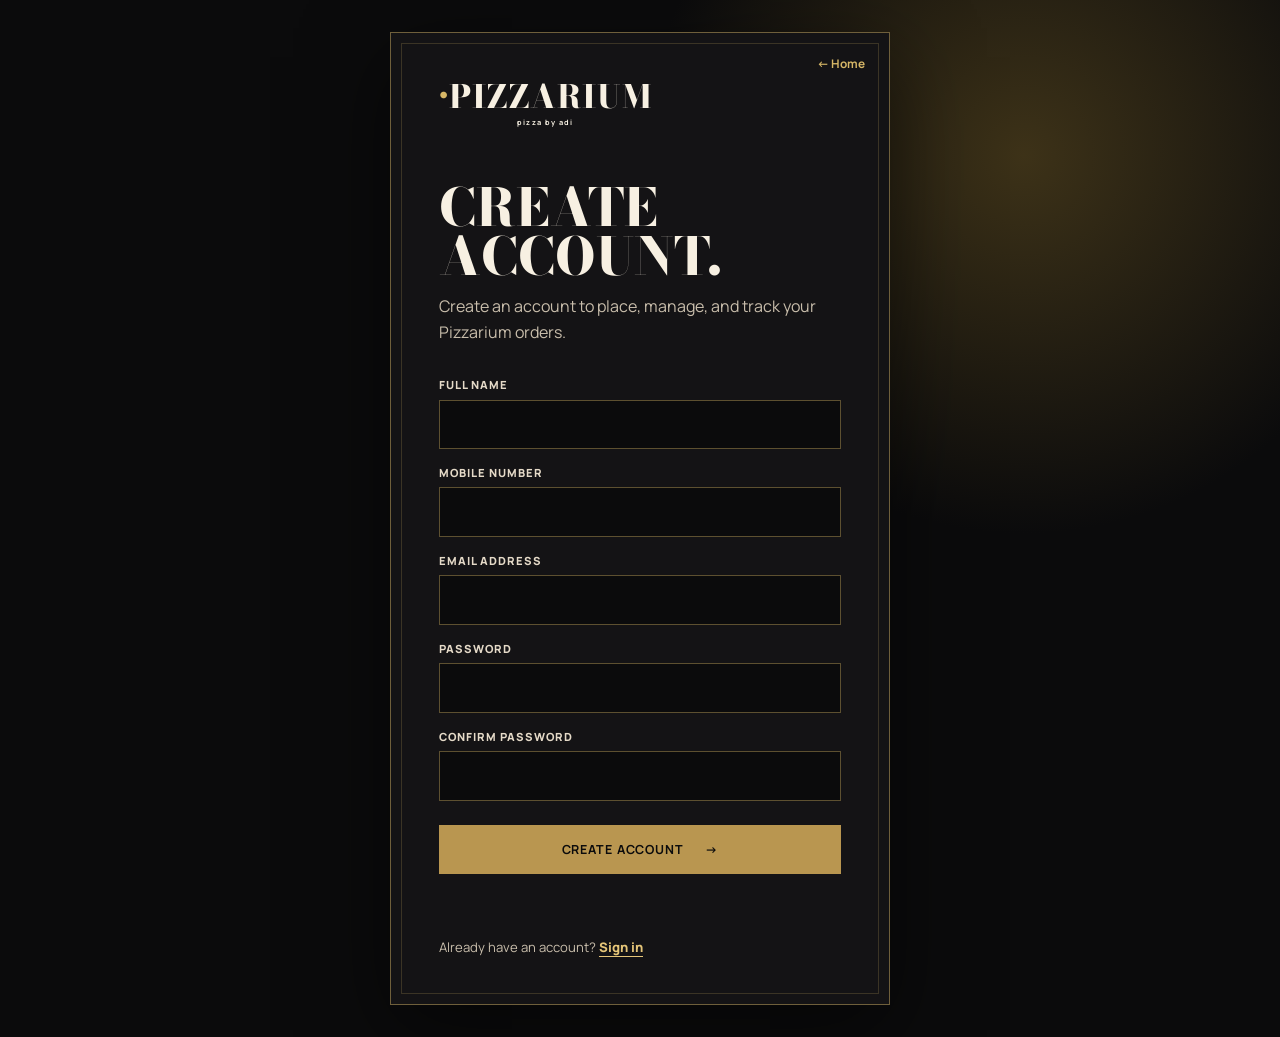
<file: sign-up.html>
<!doctype html>
<html lang="en"><head><meta charset="UTF-8"><meta name="viewport" content="width=device-width, initial-scale=1.0"><title>Create account | Pizzarium</title><link rel="preconnect" href="https://fonts.googleapis.com"><link rel="preconnect" href="https://fonts.gstatic.com" crossorigin><link href="https://fonts.googleapis.com/css2?family=Bodoni+Moda:opsz,wght@6..96,400;6..96,600;6..96,700;6..96,800;6..96,900&family=Manrope:wght@400;500;600;700;800&display=swap" rel="stylesheet"><link rel="stylesheet" href="styles.css"><link rel="stylesheet" href="gold-black.css"><link rel="stylesheet" href="auth.css"></head>
<body class="auth-page"><main class="auth-shell"><a class="auth-back" href="index.html">&larr; Home</a><a class="auth-brand" href="index.html"><span>&bull;</span>PIZZARIUM<small>pizza by adi</small></a><h1 class="auth-title">CREATE<br>ACCOUNT.</h1><p class="auth-intro">Create an account to place, manage, and track your Pizzarium orders.</p><form class="auth-form" id="signUpForm"><label>Full name<input name="name" autocomplete="name" pattern="[A-Za-z][A-Za-z .'-]{1,79}" title="Use letters, spaces, dots, apostrophes or hyphens only." required></label><label>Mobile number<input name="phone" type="tel" autocomplete="tel" inputmode="tel" required></label><label>Email address<input name="email" type="email" autocomplete="email" required></label><label>Password<input name="password" type="password" autocomplete="new-password" minlength="8" required></label><label>Confirm password<input name="confirmPassword" type="password" autocomplete="new-password" minlength="8" required></label><button class="button modal-order auth-submit" type="submit">Create account <span>&rarr;</span></button></form><p class="auth-message" id="authMessage"></p><p class="auth-switch">Already have an account? <a href="sign-in.html">Sign in</a></p></main><script src="auth.js"></script><script>document.querySelector('#signUpForm').addEventListener('submit',async e=>{e.preventDefault();const b=e.currentTarget.querySelector('button'),m=document.querySelector('#authMessage'),d=new FormData(e.currentTarget);m.className='auth-message';m.textContent='';if(d.get('password')!==d.get('confirmPassword')){m.className='auth-message error';m.textContent='Passwords do not match. Please enter the same password twice.';return;}b.disabled=true;b.textContent='Creating account...';try{const r=await PizzariumAuth.signUp({name:d.get('name'),phone:d.get('phone'),email:d.get('email'),password:d.get('password')});if(r.access_token){location.href='index.html';}else{m.textContent='Account created. Please check your email and confirm your account, then sign in.';}}catch(err){m.className='auth-message error';m.textContent=err.message;}finally{b.disabled=false;b.innerHTML='Create account <span>&rarr;</span>';}});</script></body></html>
</file>
<file: styles.css>
:root {
    --cream: #f6f0df;
    --ink: #1f2024;
    --red: #df3b28;
    --yellow: #f4d94b;
    --green: #78934a;
    --orange: #f47c31
}

* {
    box-sizing: border-box
}

html {
    scroll-behavior: smooth
}

body {
    margin: 0;
    background: var(--cream);
    color: var(--ink);
    font-family: 'DM Sans', sans-serif;
    overflow-x: hidden
}

.site-noise {
    position: fixed;
    inset: 0;
    pointer-events: none;
    opacity: .12;
    z-index: 10;
    background-image: url("data:image/svg+xml,%3Csvg viewBox='0 0 180 180' xmlns='http://www.w3.org/2000/svg'%3E%3Cfilter id='n'%3E%3CfeTurbulence type='fractalNoise' baseFrequency='.9' numOctaves='4' stitchTiles='stitch'/%3E%3C/filter%3E%3Crect width='100%25' height='100%25' filter='url(%23n)' opacity='.5'/%3E%3C/svg%3E")
}

a {
    color: inherit;
    text-decoration: none
}

.header {
    height: 86px;
    display: flex;
    align-items: center;
    justify-content: space-between;
    padding: 0 5.5vw;
    border-bottom: 1px solid #1f20242b;
    position: absolute;
    top: 0;
    width: 100%;
    z-index: 4
}

.brand {
    font-family: Anton, sans-serif;
    font-size: 1.65rem;
    letter-spacing: .04em;
    line-height: .8;
    position: relative
}

.brand small {
    font: 700 .48rem 'DM Sans';
    display: block;
    letter-spacing: .22em;
    text-align: center
}

.brand-dot {
    color: var(--red);
    font-size: .75rem;
    vertical-align: top
}

.nav {
    display: flex;
    gap: 2.4rem;
    font-weight: 700;
    font-size: .85rem
}

.nav a {
    transition: color .2s
}

.nav a:hover,
.text-link:hover {
    color: var(--red)
}

.order-link {
    font-weight: 700;
    border-bottom: 2px solid var(--red);
    padding-bottom: 3px
}

.order-link span,
.text-link span {
    margin-left: .35rem
}

.menu-toggle {
    display: none;
    background: none;
    border: 0;
    font-size: 1.4rem
}

.hero {
    min-height: 760px;
    padding: 150px 5.5vw 65px;
    display: grid;
    grid-template-columns: 1fr 1.05fr 80px;
    align-items: center;
    background: radial-gradient(circle at 58% 45%, #f8e796 0 12%, transparent 35%)
}

.eyebrow {
    font-size: .72rem;
    font-weight: 700;
    text-transform: uppercase;
    letter-spacing: .17em;
    margin: 0 0 1rem
}

.eyebrow i {
    display: inline-block;
    background: var(--red);
    width: 8px;
    height: 8px;
    border-radius: 50%;
    margin: 0 .5rem
}

.hero h1,
h2 {
    font: 4.8rem/.87 Anton, sans-serif;
    letter-spacing: .015em;
    margin: .2rem 0 1.7rem
}

.hero h1 em,
h2 em {
    font-family: 'Playfair Display', serif;
    font-weight: 700
}

.intro {
    font-size: 1.05rem;
    line-height: 1.6;
    max-width: 360px;
    color: #525155
}

.hero-actions {
    display: flex;
    align-items: center;
    gap: 1.5rem;
    margin-top: 2rem
}

.button {
    display: inline-flex;
    align-items: center;
    gap: 1.3rem;
    padding: 1rem 1.3rem;
    font-size: .78rem;
    text-transform: uppercase;
    font-weight: 700;
    letter-spacing: .07em;
    transition: transform .25s, box-shadow .25s
}

.button:hover {
    transform: translateY(-4px);
    box-shadow: 5px 6px 0 var(--ink)
}

.button-red {
    background: var(--red);
    color: #fff
}

.button-light {
    background: var(--cream);
    color: var(--ink)
}

.text-link {
    font-weight: 700;
    font-size: .88rem;
    border-bottom: 1px solid currentColor;
    padding-bottom: .25rem;
    transition: color .2s
}

.pizza-stage {
    height: 530px;
    position: relative;
    display: grid;
    place-items: center
}

.pizza {
    width: 365px;
    height: 365px;
    border-radius: 50%;
    position: relative;
    overflow: hidden;
    background: radial-gradient(circle at 50% 42%, #f7d560 0 44%, #d87529 45% 53%, #a94a20 54%);
    border: 14px solid #bd6124;
    box-shadow: 0 24px 32px #7d472b55;
    transform: rotate(-13deg);
    animation: float 5s ease-in-out infinite
}

.pizza:before,
.pizza:after {
    content: "";
    position: absolute;
    background: #e8bb49;
    height: 6px;
    width: 112%;
    left: -6%;
    top: 48%;
    opacity: .85;
    box-shadow: 0 -80px #ebc353, 0 80px #ebc353
}

.pizza:after {
    transform: rotate(60deg);
    top: 49%
}

.pizza-slice {
    position: absolute;
    width: 48%;
    height: 48%;
    border-right: 2px solid #8b4c20;
    border-bottom: 2px solid #8b4c20
}

.s1 {
    left: 1%;
    top: 1%
}

.s2 {
    left: 50%;
    top: 1%
}

.s3 {
    left: 50%;
    top: 50%
}

.s4 {
    left: 1%;
    top: 50%
}

.s5 {
    left: 25%;
    top: 26%;
    transform: rotate(60deg)
}

.s6 {
    left: 25%;
    top: 26%;
    transform: rotate(-60deg)
}

.pepperoni,
.olive,
.basil,
.pepper {
    position: absolute;
    z-index: 2
}

.pepperoni {
    width: 37px;
    height: 37px;
    border-radius: 50%;
    background: #c43a26;
    border: 3px solid #a82c1f
}

.p1 {
    left: 25%;
    top: 22%
}

.p2 {
    right: 21%;
    bottom: 22%
}

.olive {
    width: 25px;
    height: 25px;
    border-radius: 50%;
    background: #252323;
    border: 7px solid #e2c957
}

.o1 {
    right: 24%;
    top: 22%
}

.basil {
    width: 25px;
    height: 38px;
    background: var(--green);
    border-radius: 100% 0 100% 0;
    transform: rotate(40deg);
    left: 34%;
    bottom: 24%
}

.pepper {
    width: 40px;
    height: 12px;
    background: #d83a21;
    border-radius: 60%;
    right: 28%;
    top: 48%;
    transform: rotate(-20deg)
}

.orbit {
    position: absolute;
    border: 1px solid #1f202434;
    border-radius: 50%;
    width: 500px;
    height: 380px;
    transform: rotate(-23deg)
}

.orbit-two {
    width: 390px;
    height: 500px;
    transform: rotate(29deg)
}

.stamp {
    position: absolute;
    z-index: 2;
    background: var(--yellow);
    font: 1.1rem/1 Anton, sans-serif;
    text-align: center;
    padding: 14px;
    border: 2px solid var(--ink);
    border-radius: 50%;
    transform: rotate(-12deg)
}

.stamp small {
    font: 700 .5rem 'DM Sans';
    letter-spacing: .1em
}

.stamp-top {
    top: 5%;
    right: 10%
}

.stamp-bottom {
    bottom: 6%;
    left: 3%;
    background: var(--red);
    color: #fff;
    transform: rotate(13deg)
}

.hero-side {
    height: 100%;
    font-size: .65rem;
    display: flex;
    flex-direction: column;
    align-items: center;
    justify-content: flex-end;
    gap: 1rem;
    letter-spacing: .12em;
    text-transform: uppercase
}

.vertical {
    writing-mode: vertical-rl
}

.scroll-line {
    height: 65px;
    border-left: 1px solid var(--ink)
}

.ticker {
    background: var(--ink);
    color: var(--yellow);
    white-space: nowrap;
    overflow: hidden;
    font: 1.5rem Anton, sans-serif;
    letter-spacing: .05em;
    padding: .7rem 0
}

.ticker div {
    display: inline-block;
    animation: ticker 18s linear infinite
}

.ticker b {
    color: var(--red);
    padding: 0 1rem
}

.menu-section {
    padding: 110px 5.5vw 75px
}

.section-heading {
    display: flex;
    justify-content: space-between;
    align-items: end;
    margin-bottom: 2.5rem
}

.section-heading h2,
.story h2,
.specials h2,
.visit h2 {
    font-size: 4rem;
    margin: 0
}

.section-heading>p {
    max-width: 250px;
    line-height: 1.55;
    color: #57575a
}

.menu-tabs {
    display: flex;
    gap: .6rem;
    border-bottom: 1px solid #1f202433;
    margin-bottom: 2rem
}

.menu-tabs button {
    font: 700 .85rem 'DM Sans';
    border: 0;
    background: transparent;
    padding: 1rem 1.25rem;
    cursor: pointer;
    color: #777;
    transition: .2s
}

.menu-tabs button.active {
    background: var(--yellow);
    color: var(--ink)
}

.menu-grid {
    display: grid;
    grid-template-columns: repeat(3, 1fr);
    gap: 1rem
}

.menu-card {
    background: #fffaf0;
    padding: 1.3rem;
    min-height: 200px;
    display: flex;
    flex-direction: column;
    justify-content: space-between;
    border: 1px solid #1f20241a;
    transition: transform .25s, background .25s;
    animation: cardIn .45s both
}

.menu-card:hover {
    background: var(--yellow);
    transform: translateY(-7px) rotate(-1deg)
}

.card-number {
    font: 700 .7rem 'DM Sans';
    color: var(--red);
    letter-spacing: .1em
}

.menu-card h3 {
    font: 2rem/.95 Anton, sans-serif;
    margin: .6rem 0
}

.price-row {
    display: flex;
    gap: .5rem;
    flex-wrap: wrap
}

.price {
    background: var(--ink);
    color: #fff;
    padding: .38rem .5rem;
    font: 1rem Anton, sans-serif
}

.price small {
    font: 700 .55rem 'DM Sans';
    color: var(--yellow);
    margin-right: .2rem
}

.menu-note {
    font-size: .75rem;
    color: #777;
    margin-top: 1.5rem
}

.story {
    background: var(--red);
    color: #fff;
    display: grid;
    grid-template-columns: 1fr 1fr;
    min-height: 590px
}

.story-art {
    position: relative;
    overflow: hidden;
    display: grid;
    place-items: center
}

.checker {
    position: absolute;
    inset: 0;
    opacity: .16;
    background: conic-gradient(#fff 25%, transparent 0 50%, #fff 0 75%, transparent 0) 0 0/48px 48px
}

.story-pizza {
    font-size: 16rem;
    filter: drop-shadow(15px 20px 0 #8c2218);
    transform: rotate(-18deg);
    z-index: 1
}

.story-note {
    z-index: 2;
    position: absolute;
    bottom: 12%;
    right: 13%;
    background: var(--yellow);
    color: var(--ink);
    font: 1.9rem/.9 Anton, sans-serif;
    padding: 1rem;
    transform: rotate(8deg)
}

.story-copy {
    padding: 9rem 10% 6rem 6%;
    align-self: center
}

.story-copy p:not(.eyebrow) {
    max-width: 420px;
    line-height: 1.7;
    color: #ffddd8
}

.story-copy .text-link {
    display: inline-block;
    margin-top: 1rem
}

.specials {
    padding: 100px 10vw;
    display: grid;
    grid-template-columns: 1fr 1.2fr;
    gap: 10%;
    background: var(--yellow)
}

.topping-list>div {
    display: flex;
    justify-content: space-between;
    padding: 1.1rem 0;
    border-bottom: 1px solid #1f202455;
    font: 1.7rem Anton, sans-serif
}

.topping-list b {
    font: 600 .75rem 'DM Sans';
    align-self: center
}

.visit {
    background: var(--ink);
    color: #fff;
    display: grid;
    grid-template-columns: 1.2fr .8fr;
    min-height: 580px
}

.visit-content {
    padding: 100px 11vw
}

.visit .eyebrow {
    color: var(--yellow)
}

.visit-content>p:not(.eyebrow) {
    color: #bdbdc0;
    max-width: 340px;
    line-height: 1.65
}

.contact-links {
    display: flex;
    gap: 1rem;
    flex-wrap: wrap;
    margin: 2rem 0
}

.contact-links a {
    font-weight: 700;
    border-bottom: 1px solid var(--yellow)
}

.visit-art {
    display: grid;
    place-items: center;
    position: relative;
    overflow: hidden;
    background: repeating-linear-gradient(45deg, #292a2f 0 22px, #24252a 22px 44px)
}

.visit-art p {
    font: 4.3rem/.8 Anton, sans-serif;
    text-align: center;
    color: var(--yellow);
    z-index: 1;
    transform: rotate(-8deg)
}

.visit-art small {
    font: 700 .8rem 'DM Sans';
    letter-spacing: .2em;
    color: #fff
}

.map-pin {
    position: absolute;
    font-size: 22rem;
    color: var(--red);
    line-height: 1;
    opacity: .95;
    animation: pulse 2.5s infinite
}

footer {
    padding: 2.7rem 5.5vw;
    display: flex;
    align-items: center;
    justify-content: space-between;
    font-size: .75rem
}

footer>div {
    display: flex;
    gap: 1.4rem;
    font-weight: 700
}

@keyframes float {
    50% {
        transform: rotate(-8deg) translateY(-14px)
    }
}

@keyframes ticker {
    to {
        transform: translateX(-50%)
    }
}

@keyframes pulse {
    50% {
        transform: scale(.94)
    }
}

@keyframes cardIn {
    from {
        opacity: 0;
        transform: translateY(15px)
    }

    to {
        opacity: 1;
        transform: none
    }
}

.reveal {
    opacity: 0;
    transform: translateY(22px);
    transition: opacity .65s ease, transform .65s ease
}

.reveal.visible {
    opacity: 1;
    transform: none
}

@media(max-width:800px) {
    .header {
        height: 72px;
        padding: 0 6vw
    }

    .nav,
    .order-link {
        display: none
    }

    .menu-toggle {
        display: block
    }

    .hero {
        padding: 125px 6vw 35px;
        min-height: auto;
        grid-template-columns: 1fr
    }

    .hero h1 {
        font-size: 3.65rem
    }

    .pizza-stage {
        height: 420px
    }

    .pizza {
        width: 280px;
        height: 280px
    }

    .orbit {
        width: 360px;
        height: 270px
    }

    .orbit-two {
        width: 290px;
        height: 365px
    }

    .hero-side {
        display: none
    }

    .section-heading {
        display: block
    }

    .section-heading h2,
    .story h2,
    .specials h2,
    .visit h2 {
        font-size: 3.2rem
    }

    .section-heading>p {
        margin-top: 1rem
    }

    .menu-grid {
        grid-template-columns: repeat(2, 1fr)
    }

    .story {
        grid-template-columns: 1fr
    }

    .story-art {
        min-height: 340px
    }

    .story-copy {
        padding: 4.5rem 8vw
    }

    .specials {
        grid-template-columns: 1fr;
        padding: 70px 8vw;
        gap: 2rem
    }

    .visit {
        grid-template-columns: 1fr
    }

    .visit-content {
        padding: 70px 8vw
    }

    .visit-art {
        min-height: 320px
    }

    .topping-list>div {
        font-size: 1.35rem
    }

    footer {
        gap: 1.5rem;
        flex-wrap: wrap
    }
}

@media(max-width:480px) {
    .hero h1 {
        font-size: 3.05rem
    }

    .menu-section {
        padding: 75px 6vw
    }

    .menu-tabs {
        overflow: auto
    }

    .menu-tabs button {
        white-space: nowrap
    }

    .menu-grid {
        grid-template-columns: 1fr
    }

    .story-pizza {
        font-size: 12rem
    }

    .story-note {
        font-size: 1.4rem
    }

    .visit-art p {
        font-size: 3.3rem
    }

    footer {
        display: block
    }

    footer p {
        margin: 1.5rem 0
    }
}
</file>
<file: overrides.css>
@media (max-width: 800px) {
  .nav.mobile-open {
    display: flex;
    position: absolute;
    top: 72px;
    left: 0;
    right: 0;
    padding: 1.25rem 6vw;
    background: var(--cream);
    border-bottom: 1px solid #1f20242b;
    flex-direction: column;
    gap: 1rem;
  }
}
</file>
<file: luxury.css>
:root {
    --cream: #f4efe5;
    --ink: #131313;
    --red: #651d2b;
    --yellow: #c8a45c;
    --green: #667653;
}

body {
    background: var(--cream);
}

.header {
    background: rgba(244, 239, 229, .76);
    backdrop-filter: blur(10px);
}

.brand-dot,
.eyebrow i {
    color: var(--yellow);
    background: var(--yellow);
}

.hero {
    background: radial-gradient(circle at 58% 45%, #e6d4a7 0 9%, transparent 37%), linear-gradient(115deg, #f4efe5 15%, #e8e0d1 100%);
}

.button-red {
    background: var(--red);
}

.button:hover {
    box-shadow: 5px 6px 0 #c8a45c;
}

.ticker {
    color: #d7bd82;
}

.ticker b {
    color: #8f3040;
}

.menu-card {
    background: #fbf8f1;
    border-color: #c8a45c55;
    cursor: pointer;
    position: relative;
}

.menu-card:after {
    content: 'View details ↗';
    position: absolute;
    right: 1.3rem;
    top: 1.3rem;
    font-size: .63rem;
    font-weight: 700;
    letter-spacing: .08em;
    color: var(--red);
    opacity: 0;
    transition: opacity .2s;
}

.menu-card:hover:after {
    opacity: 1;
}

.menu-card:hover {
    background: #ede4d2;
}

.price {
    background: #171717;
}

.price small {
    color: #d7bd82;
}

.story {
    background: #4d1520;
}

.story-note,
.specials {
    background: #c8a45c;
}

.visit-art {
    background: repeating-linear-gradient(45deg, #1e1e1e 0 22px, #151515 22px 44px);
}

.visit-art p,
.visit .eyebrow {
    color: #d7bd82;
}

.product-modal {
    position: fixed;
    inset: 0;
    z-index: 50;
    display: grid;
    place-items: center;
    padding: 1.2rem;
    opacity: 0;
    pointer-events: none;
    transition: opacity .25s;
}

.product-modal.open {
    opacity: 1;
    pointer-events: auto;
}

.modal-backdrop {
    position: absolute;
    inset: 0;
    background: #090707b8;
    backdrop-filter: blur(6px);
}

.modal-content {
    position: relative;
    width: min(100%, 510px);
    padding: 3.5rem 3rem 2.5rem;
    color: #f7f1e6;
    text-align: center;
    background: linear-gradient(135deg, #1c1b1b, #101010);
    border: 1px solid #c8a45c;
    box-shadow: 0 30px 80px #0008;
    transform: translateY(25px) scale(.97);
    transition: transform .3s;
    overflow: hidden;
}

.product-modal.open .modal-content {
    transform: none;
}

.modal-content:before {
    content: '';
    position: absolute;
    inset: 10px;
    border: 1px solid #c8a45c55;
    pointer-events: none;
}

.modal-close {
    position: absolute;
    z-index: 1;
    right: 1.2rem;
    top: .8rem;
    color: #d7bd82;
    background: none;
    border: 0;
    cursor: pointer;
    font-size: 2rem;
    line-height: 1;
}

.modal-content .eyebrow {
    color: #d7bd82;
}

.modal-mark {
    color: #c8a45c;
    font-size: 1.4rem;
}

.modal-content h2 {
    font-size: 3.5rem;
    margin: .7rem 0 1rem;
}

.modal-description {
    color: #cfc8bb;
    line-height: 1.6;
    max-width: 330px;
    margin: 0 auto 1.4rem;
}

.modal-prices {
    display: flex;
    justify-content: center;
    gap: .55rem;
    flex-wrap: wrap;
    margin-bottom: 1.7rem;
}

.modal-prices span {
    border: 1px solid #c8a45c;
    color: #e5c578;
    padding: .5rem .65rem;
    font: 1rem Anton, sans-serif;
}

.modal-order {
    border: 0;
    cursor: pointer;
    background: #c8a45c;
    color: #161616;
}

.modal-footnote {
    font-size: .67rem;
    line-height: 1.5;
    color: #aaa195;
    margin: 1.25rem 0 0;
}

.modal-open {
    overflow: hidden;
}

@media (max-width:480px) {
    .modal-content {
        padding: 3.3rem 1.5rem 2rem;
    }

    .modal-content h2 {
        font-size: 2.85rem;
    }
}
</file>
<file: red-theme.css>
/* Pizzarium signature palette: tomato red, charcoal, and warm cream */
:root {
    --cream: #fff7eb;
    --ink: #181416;
    --red: #c51f2b;
    --yellow: #f05a3d;
    --green: #7f332b;
}

body {
    background: #fff7eb;
}

.header {
    background: rgba(255, 247, 235, .82);
}

.brand-dot,
.eyebrow i {
    color: #c51f2b;
    background: #c51f2b;
}

.hero {
    background: radial-gradient(circle at 58% 45%, #f6c6ac 0 9%, transparent 37%), linear-gradient(115deg, #fff7eb 15%, #f7e6d8 100%);
}

.button-red,
.modal-order {
    background: #c51f2b;
    color: #fff7eb;
}

.button:hover {
    box-shadow: 5px 6px 0 #f05a3d;
}

.ticker {
    background: #261719;
    color: #fff0da;
}

.ticker b {
    color: #f05a3d;
}

.menu-card {
    background: #fffaf4;
    border-color: #c51f2b55;
}

.menu-card:hover {
    background: #fce3d7;
}

.menu-card:after,
.card-number {
    color: #c51f2b;
}

.price {
    background: #261719;
}

.price small {
    color: #ffad8b;
}

.story {
    background: #9e1925;
}

.story-note,
.specials {
    background: #f05a3d;
}

.story-copy p:not(.eyebrow) {
    color: #ffe0d2;
}

.topping-list>div {
    border-color: #8f302c88;
}

.visit {
    background: #261719;
}

.visit .eyebrow,
.visit-art p {
    color: #ff9a73;
}

.visit-art {
    background: repeating-linear-gradient(45deg, #321d20 0 22px, #261719 22px 44px);
}

.map-pin {
    color: #c51f2b;
}

.contact-links a {
    border-color: #ff9a73;
}

.review-link {
    color: #ff9a73;
    border-color: #ff9a73;
}

.modal-content {
    background: linear-gradient(135deg, #321b1e, #1c1415);
    border-color: #f05a3d;
}

.modal-content:before {
    border-color: #f05a3d55;
}

.modal-close,
.modal-content .eyebrow,
.modal-mark {
    color: #ff9a73;
}

.modal-prices span {
    border-color: #f05a3d;
    color: #ffb394;
}

.cart-panel,
.checkout-panel {
    border-color: #c51f2b66;
}

.checkout {
    background: linear-gradient(115deg, #fff7eb, #f7e0d2);
}

.panel-heading {
    border-color: #c51f2b66;
}

.fulfilment-option {
    border-color: #c51f2b88;
}

.fulfilment-option.active {
    background: #261719;
}

.qty-controls button {
    border-color: #c51f2b;
}

input,
textarea {
    outline-color: #c51f2b;
}

.cart-header {
    background: #fff7eb;
}
</file>
<file: mobile.css>
@media (max-width:800px) {
    .header {
        position: sticky;
        top: 0;
        z-index: 30
    }

    .header .brand {
        font-size: 1.38rem
    }

    .order-link {
        display: block;
        font-size: .78rem
    }

    .cart-count {
        display: inline-grid;
        place-items: center;
        min-width: 19px;
        height: 19px;
        border-radius: 50%;
        background: var(--red);
        color: white;
        font-size: .64rem
    }

    .hero {
        padding-top: 4rem
    }

    .hero-copy {
        padding-top: 1.5rem
    }

    .hero-actions {
        align-items: flex-start;
        flex-direction: column;
        gap: 1.1rem
    }

    .pizza-stage {
        margin-top: .6rem
    }

    .stamp-top {
        right: 1%
    }

    .stamp-bottom {
        left: 1%
    }

    .section-heading h2,
    .story h2,
    .specials h2,
    .visit h2 {
        font-size: 2.85rem
    }

    .menu-tabs {
        gap: .35rem;
        padding-bottom: .4rem
    }

    .menu-tabs button {
        padding: .75rem .85rem;
        font-size: .76rem
    }

    .menu-card {
        min-height: 170px;
        padding: 1rem
    }

    .menu-card h3 {
        font-size: 1.65rem
    }

    .menu-card:after {
        display: none
    }

    .story-copy {
        padding: 3.8rem 8vw
    }

    .contact-links {
        flex-direction: column;
        gap: .65rem
    }

    .visit-actions {
        align-items: flex-start;
        flex-direction: column
    }

    .button {
        min-height: 48px
    }

    .modal-content {
        max-height: calc(100dvh - 2rem);
        overflow-y: auto;
        padding: 3rem 1.35rem 1.6rem
    }

    .modal-content h2 {
        font-size: 2.65rem
    }

    .modal-actions {
        display: grid;
        grid-template-columns: 1fr 1fr;
        gap: .65rem
    }

    .modal-actions label {
        display: grid;
        gap: .35rem;
        font-size: .66rem;
        font-weight: 700;
        text-transform: uppercase;
        letter-spacing: .08em;
        text-align: left
    }

    .modal-actions select {
        min-width: 0;
        width: 100%;
        border: 1px solid #f05a3d;
        background: #fff7eb;
        color: #181416;
        padding: .75rem .45rem;
        font: 600 .82rem 'DM Sans'
    }

    .modal-actions .modal-order {
        grid-column: 1/-1;
        justify-content: center
    }
}

@media (max-width:480px) {
    .header {
        padding: 0 5vw
    }

    .header .brand small {
        font-size: .42rem
    }

    .menu-toggle {
        font-size: 1.2rem
    }

    .hero h1 {
        font-size: 2.75rem
    }

    .pizza-stage {
        height: 355px
    }

    .pizza {
        width: 235px;
        height: 235px;
        border-width: 10px
    }

    .orbit {
        width: 300px;
        height: 230px
    }

    .orbit-two {
        width: 245px;
        height: 310px
    }

    .stamp {
        font-size: .85rem;
        padding: 10px
    }

    .menu-grid {
        gap: .7rem
    }

    .price {
        font-size: .85rem
    }

    .story-art {
        min-height: 285px
    }

    .story-pizza {
        font-size: 10.5rem
    }

    .story-note {
        bottom: 8%;
        right: 7%
    }

    .visit-content {
        padding: 55px 7vw
    }

    .visit-art {
        min-height: 245px
    }

    .visit-art p {
        font-size: 2.7rem
    }

    .checkout-title {
        margin-bottom: 2.4rem
    }

    .checkout-title h1 {
        font-size: 3.1rem
    }

    .cart-item {
        gap: .5rem
    }

    .cart-item h3 {
        font-size: 1.1rem
    }

    .cart-side b {
        font-size: .88rem
    }
}
</file>
<file: gold-black.css>
/* Final premium palette: antique gold, black and soft ivory */
.auth-links{display:flex;align-items:center;gap:.55rem}.auth-link{display:inline-flex;align-items:center;justify-content:center;min-height:36px;padding:.55rem .75rem;border:1px solid #d7b76777;font:800 .68rem Manrope,Arial,sans-serif;letter-spacing:.07em;text-transform:uppercase;white-space:nowrap;color:#f7f0e2;transition:background .2s,color .2s,transform .2s,border-color .2s}.auth-link:hover{background:#d7b767;border-color:#d7b767;color:#0b0b0c;transform:translateY(-2px)}.auth-signup{background:#d7b767;border-color:#d7b767;color:#0b0b0c;box-shadow:3px 3px 0 #5d4a1f}.auth-signup:hover{background:#f2d88f;border-color:#f2d88f;box-shadow:5px 5px 0 #5d4a1f}@media(max-width:800px){.auth-links{gap:.3rem}.auth-link{min-height:30px;padding:.38rem .43rem;font-size:.56rem;letter-spacing:.04em}.auth-signup{box-shadow:2px 2px 0 #5d4a1f}}
.menu-toggle{color:#d7b767!important;background:transparent!important;border:0;margin-left:.65rem;padding:.45rem;font-size:1.45rem;line-height:1;cursor:pointer}
.signout-popup{position:fixed;inset:0;z-index:100;display:grid;place-items:center;padding:1rem}.signout-backdrop{position:absolute;inset:0;background:#000b;backdrop-filter:blur(5px)}.signout-dialog{position:relative;width:min(100%,390px);padding:2.8rem 2rem 2rem;background:linear-gradient(145deg,#1b1a18,#080809);border:1px solid #d7b767;color:#f7f0e2;text-align:center;box-shadow:0 30px 80px #000a}.signout-dialog:before{content:'';position:absolute;inset:9px;border:1px solid #d7b76744;pointer-events:none}.signout-mark{color:#d7b767;font-size:1.35rem}.signout-dialog h2{font:800 2.7rem/.9 'Bodoni Moda',serif;letter-spacing:-.04em;margin:.7rem 0}.signout-dialog p{max-width:270px;margin:0 auto 1.7rem;color:#c8bdab;font:400 .82rem/1.65 Manrope,Arial,sans-serif}.signout-dialog>div:last-child{display:flex;justify-content:center;gap:.65rem}.signout-dialog button{min-height:40px;padding:.55rem .8rem;cursor:pointer;font:800 .67rem Manrope,Arial,sans-serif;letter-spacing:.06em;text-transform:uppercase}.signout-cancel{color:#f7f0e2;background:transparent;border:1px solid #d7b76788}.signout-confirm{color:#0b0b0c;background:#d7b767;border:1px solid #d7b767}@media(max-width:480px){.signout-dialog{padding:2.5rem 1.3rem 1.5rem}.signout-dialog>div:last-child{flex-direction:column}.signout-dialog button{width:100%}}
:root{--cream:#f4efe5;--ink:#0b0b0c;--red:#b99650;--yellow:#d7b767;--green:#977d42}body{font-family:Manrope,Arial,sans-serif;background:#0b0b0c;color:#f7f0e2}.site-noise{opacity:.07}.header{background:rgba(11,11,12,.86);border-color:#d7b76744;color:#f7f0e2}.brand{font-family:'Bodoni Moda',serif;font-weight:800;letter-spacing:.015em}.brand small{font-family:Manrope,Arial,sans-serif;font-weight:700}.brand-dot,.eyebrow i{color:#d7b767;background:#d7b767}.nav,.order-link,.button,.text-link,.eyebrow,.menu-tabs button,.contact-links a,footer{font-family:Manrope,Arial,sans-serif}.nav a:hover,.text-link:hover{color:#d7b767}.order-link{border-color:#d7b767}.hero{background:radial-gradient(circle at 61% 43%,#4f421d 0 7%,transparent 33%),linear-gradient(115deg,#111112 20%,#080809 100%);color:#f7f0e2}.intro{color:#d1c9b9}.hero h1,h2,.section-heading h2,.story h2,.specials h2,.visit h2,.menu-card h3,.visit-art p,.modal-content h2,.checkout-title h1,.cart-panel h2,.checkout-panel h2{font-family:'Bodoni Moda',serif;font-weight:800;letter-spacing:-.035em}.hero h1 em,h2 em{font-family:'Bodoni Moda',serif;font-style:italic}.button-red,.modal-order{background:#b99650;color:#0b0b0c}.button:hover{box-shadow:5px 6px 0 #d7b767}.pizza{box-shadow:0 24px 40px #0009}.ticker{background:#b99650;color:#0b0b0c}.ticker b{color:#fff0c4}.menu-section{background:#f4efe5;color:#0b0b0c}.menu-card{background:#fbf8f1;border-color:#b9965066}.menu-card:hover{background:#eae0ca}.menu-card:after,.card-number{color:#8f6f2f}.price{background:#0b0b0c}.price small{color:#e4c57f}.story{background:#101011}.story-copy p:not(.eyebrow){color:#d1c9b9}.story-note,.specials{background:#b99650;color:#0b0b0c}.topping-list>div{border-color:#0b0b0c55}.visit{background:#080809}.visit .eyebrow,.visit-art p{color:#e0c27d}.visit-art{background:repeating-linear-gradient(45deg,#1b1b1d 0 22px,#101011 22px 44px)}.map-pin{color:#b99650}.contact-links a,.review-link{border-color:#d7b767;color:#e0c27d}.modal-content{background:linear-gradient(145deg,#1b1a18,#080809);border-color:#d7b767}.modal-content:before{border-color:#d7b76755}.modal-close,.modal-content .eyebrow,.modal-mark{color:#e0c27d}.modal-prices span{border-color:#d7b767;color:#e0c27d}.modal-actions{display:grid;grid-template-columns:1fr 1fr auto;gap:.75rem;align-items:end;margin-top:.4rem}.modal-actions label{display:grid;gap:.42rem;text-align:left;font-size:.63rem;font-weight:800;text-transform:uppercase;letter-spacing:.12em;color:#dfd4c3}.modal-actions select{appearance:none;width:100%;min-width:112px;padding:.82rem 2rem .82rem .8rem;color:#f7f0e2;background:#141315 url("data:image/svg+xml,%3Csvg xmlns='http://www.w3.org/2000/svg' viewBox='0 0 20 20'%3E%3Cpath fill='%23d7b767' d='m5 7 5 5 5-5z'/%3E%3C/svg%3E") no-repeat right .65rem center/1rem;border:1px solid #d7b76788;border-radius:0;font:700 .78rem Manrope,Arial,sans-serif;cursor:pointer;transition:border-color .2s,box-shadow .2s}.modal-actions select:hover,.modal-actions select:focus{outline:0;border-color:#e7cb88;box-shadow:0 0 0 3px #d7b76722}.modal-actions .modal-order{min-height:43px;white-space:nowrap;justify-content:center}.checkout{background:linear-gradient(115deg,#151515,#090909);color:#f7f0e2}.checkout-title>p:last-child{color:#c8bdab}.cart-panel,.checkout-panel{background:#141315;border-color:#b9965066}.panel-heading{border-color:#b9965066}.cart-item{border-color:#b9965033}.cart-item p,.empty-cart{color:#bfb4a4}.fulfilment-option{border-color:#b9965088}.fulfilment-option.active{background:#b99650;color:#0b0b0c}input,textarea{background:#0b0b0c;border-color:#b9965088;color:#f7f0e2;outline-color:#d7b767}.cart-header{background:#0b0b0c}.qty-controls button{border-color:#d7b767;color:#f7f0e2;background:#0b0b0c}.checkout footer{background:#0b0b0c}@media(max-width:800px){.header{background:rgba(11,11,12,.94)}.nav.mobile-open{background:#0b0b0c;border-color:#d7b76744}.modal-actions{grid-template-columns:1fr 1fr}.modal-actions .modal-order{grid-column:1/-1}.modal-actions select{padding:.8rem .65rem}.cart-count{background:#d7b767;color:#0b0b0c}}
</file>
<file: admin.css>
.admin-page{margin:0;min-height:100vh;background:#0b0b0c;color:#f7f0e2;font-family:Manrope,Arial,sans-serif}.admin-header{display:flex;align-items:center;justify-content:space-between;padding:1.4rem 5vw;border-bottom:1px solid #d7b76744;background:#101011}.admin-account{display:flex;align-items:center;gap:1rem;font-size:.75rem;color:#c8bdab}.admin-account a{padding:.5rem .7rem;color:#d7b767;border:1px solid #d7b76777;font-weight:800;text-transform:uppercase;font-size:.64rem;letter-spacing:.07em}.admin-main{max-width:1280px;margin:auto;padding:4rem 5vw 6rem}.admin-intro{display:flex;align-items:end;justify-content:space-between;gap:2rem}.admin-intro h1{font:800 4.4rem/.86 'Bodoni Moda',serif;letter-spacing:-.05em;margin:.3rem 0 1rem}.admin-intro h1 em{font-style:italic}.admin-intro>div>p:last-child{color:#c8bdab;margin:0;line-height:1.6}.refresh-button{border:1px solid #d7b767;color:#0b0b0c;background:#d7b767;padding:.8rem 1rem;font:800 .7rem Manrope,Arial,sans-serif;text-transform:uppercase;letter-spacing:.08em;cursor:pointer}.refresh-button span{font-size:1rem;margin-left:.3rem}.stat-grid{display:grid;grid-template-columns:repeat(4,1fr);gap:1rem;margin:3rem 0}.stat-grid article{padding:1.5rem;background:#171616;border:1px solid #d7b76744}.stat-grid span{display:block;font-size:.66rem;color:#c8bdab;text-transform:uppercase;font-weight:800;letter-spacing:.1em}.stat-grid strong{display:block;margin-top:.55rem;font:800 2.2rem/.95 'Bodoni Moda',serif;color:#e8ce8d}.admin-controls{display:flex;justify-content:space-between;align-items:center;gap:1rem;border-bottom:1px solid #d7b76744;padding-bottom:1rem}.order-filters{display:flex;gap:.45rem;flex-wrap:wrap}.order-filters button{border:1px solid #d7b76755;background:transparent;color:#c8bdab;padding:.55rem .7rem;font:800 .66rem Manrope,Arial,sans-serif;text-transform:uppercase;letter-spacing:.06em;cursor:pointer}.order-filters button.active{background:#d7b767;color:#0b0b0c;border-color:#d7b767}.admin-controls p{margin:0;color:#c8bdab;font-size:.74rem}.orders-list{display:grid;gap:1rem;margin-top:1.2rem}.order-card{background:#151415;border:1px solid #d7b76744;display:grid;grid-template-columns:160px 1fr 220px;gap:1.5rem;padding:1.4rem}.order-number{font:800 1.7rem/.9 'Bodoni Moda',serif;color:#e8ce8d}.order-number small{display:block;margin-top:.4rem;color:#9f9586;font:600 .62rem Manrope,Arial,sans-serif}.order-customer h2{font:800 1.35rem 'Bodoni Moda',serif;margin:0 0 .45rem}.order-customer p{margin:.25rem 0;color:#c8bdab;font-size:.77rem}.order-items{margin-top:.85rem;padding-top:.8rem;border-top:1px solid #d7b76722;display:grid;gap:.35rem}.order-item{display:flex;justify-content:space-between;gap:1rem;font-size:.76rem;color:#ede6db}.order-item span:last-child{white-space:nowrap;color:#d7b767}.order-meta{border-left:1px solid #d7b76722;padding-left:1.2rem}.order-total{display:block;font:800 1.55rem 'Bodoni Moda',serif;color:#e8ce8d;margin-bottom:.8rem}.order-meta select{width:100%;background:#0c0c0d;color:#f7f0e2;border:1px solid #d7b76777;padding:.65rem;font:700 .7rem Manrope,Arial,sans-serif;text-transform:uppercase;cursor:pointer}.map-link{display:inline-block;margin-top:.8rem;color:#d7b767;font-size:.7rem;font-weight:800;text-transform:uppercase;border-bottom:1px solid #d7b767}.empty-orders{padding:4rem 1rem;text-align:center;color:#c8bdab;border:1px dashed #d7b76755}.order-note{font-size:.72rem!important;font-style:italic;color:#b8ab98!important}@media(max-width:850px){.stat-grid{grid-template-columns:repeat(2,1fr)}.order-card{grid-template-columns:130px 1fr}.order-meta{grid-column:1/-1;border-left:0;border-top:1px solid #d7b76722;padding:1rem 0 0;display:grid;grid-template-columns:1fr 180px;align-items:center;gap:1rem}.order-total{margin:0}.admin-intro h1{font-size:3.3rem}}@media(max-width:540px){.admin-header{padding:1rem 5vw}.admin-account span{display:none}.admin-main{padding:3rem 5vw}.admin-intro{align-items:flex-start;flex-direction:column}.stat-grid{grid-template-columns:1fr 1fr;margin:2rem 0}.stat-grid article{padding:1rem}.stat-grid strong{font-size:1.7rem}.admin-controls{align-items:flex-start;flex-direction:column}.order-card{grid-template-columns:1fr;gap:1rem}.order-meta{grid-template-columns:1fr}.admin-intro h1{font-size:2.8rem}}
</file>
<file: orders.css>
.orders-page{margin:0;min-height:100vh;background:radial-gradient(circle at 95% 5%,#443518 0,transparent 22%),#0b0b0c;color:#f7f0e2;font-family:Manrope,Arial,sans-serif}.orders-header{display:flex;align-items:center;justify-content:space-between;padding:1.4rem 5vw;border-bottom:1px solid #d7b76744;background:#101011}.orders-header nav{display:flex;align-items:center;gap:1.1rem}.orders-header nav a{color:#d9cfbe;font-size:.72rem;font-weight:800;text-transform:uppercase;letter-spacing:.07em}.orders-header nav .sign-out{border:1px solid #d7b76777;color:#d7b767;padding:.55rem .7rem}.orders-main{max-width:980px;margin:auto;padding:4.5rem 5vw 6rem}.orders-hero{max-width:640px}.orders-hero h1{font:800 clamp(3rem,8vw,5rem)/.86 'Bodoni Moda',serif;letter-spacing:-.06em;margin:.4rem 0 1.1rem}.orders-hero h1 em{font-style:italic}.orders-hero>p:last-child{color:#c8bdab;line-height:1.7;margin:0}.orders-toolbar{display:flex;justify-content:space-between;align-items:center;gap:1rem;border-bottom:1px solid #d7b76744;margin-top:3rem;padding-bottom:1rem}.orders-toolbar p{margin:0;color:#c8bdab;font-size:.75rem}.orders-toolbar button,.load-more{border:1px solid #d7b767;background:#d7b767;color:#0b0b0c;padding:.7rem .9rem;font:800 .67rem Manrope,Arial,sans-serif;text-transform:uppercase;letter-spacing:.08em;cursor:pointer}.customer-orders{display:grid;gap:1rem;margin-top:1.25rem}.customer-order{display:grid;grid-template-columns:150px 1fr auto;gap:1.35rem;padding:1.35rem;background:#151415;border:1px solid #d7b76744}.customer-order h2{margin:0;color:#e8ce8d;font:800 1.65rem/.95 'Bodoni Moda',serif}.customer-order small{display:block;margin-top:.5rem;color:#9f9586;font-size:.68rem}.customer-order h3{margin:0 0 .4rem;font:800 1.2rem 'Bodoni Moda',serif}.customer-order p{margin:.25rem 0;color:#c8bdab;font-size:.76rem}.history-items{border-top:1px solid #d7b76722;margin-top:.8rem;padding-top:.75rem;display:grid;gap:.35rem}.history-item{display:flex;justify-content:space-between;gap:1rem;color:#ede6db;font-size:.76rem}.history-item span:last-child{color:#d7b767;white-space:nowrap}.customer-order aside{min-width:135px;text-align:right}.history-total{display:block;color:#e8ce8d;font:800 1.4rem 'Bodoni Moda',serif;margin-top:.8rem}.status-pill{display:inline-block;border:1px solid #d7b76777;color:#e8ce8d;padding:.4rem .55rem;font-size:.6rem;font-weight:800;letter-spacing:.08em;text-transform:uppercase}.status-pill.cancelled{border-color:#e0746288;color:#ffab99}.status-pill.completed{border-color:#80b98488;color:#a8d9a9}.cancel-order{margin-top:.8rem;border:1px solid #e47d6a88;background:transparent;color:#ffad9d;padding:.55rem .6rem;font:800 .63rem Manrope,Arial,sans-serif;text-transform:uppercase;letter-spacing:.06em;cursor:pointer}.empty-history{padding:4rem 1rem;text-align:center;color:#c8bdab;border:1px dashed #d7b76755}.load-more{display:block;margin:1.2rem auto 0;background:transparent;color:#d7b767}.cancel-popup[hidden]{display:none}.cancel-popup{position:fixed;inset:0;z-index:20;display:grid;place-items:center;padding:1rem}.cancel-backdrop{position:absolute;inset:0;background:#000a}.cancel-dialog{position:relative;width:min(100%,420px);padding:2.5rem;background:#171616;border:1px solid #d7b767;box-shadow:0 25px 80px #000}.cancel-dialog>span{color:#d7b767}.cancel-dialog h2{font:800 2.2rem/.9 'Bodoni Moda',serif;margin:.7rem 0}.cancel-dialog p{color:#c8bdab;line-height:1.6;font-size:.85rem}.cancel-dialog div{display:flex;gap:.7rem;margin-top:1.7rem}.cancel-dialog button{flex:1;padding:.75rem;border:1px solid #d7b76777;background:transparent;color:#f7f0e2;font:800 .66rem Manrope,Arial,sans-serif;text-transform:uppercase;cursor:pointer}.cancel-dialog #confirmCancel{background:#d35d4c;border-color:#d35d4c;color:white}@media(max-width:650px){.orders-header{padding:1rem 5vw}.orders-header nav{gap:.65rem}.orders-header nav a:not(.sign-out){display:none}.orders-main{padding:3.2rem 5vw}.customer-order{grid-template-columns:1fr;gap:.9rem}.customer-order aside{text-align:left;border-top:1px solid #d7b76722;padding-top:.9rem}.orders-toolbar{align-items:flex-start;flex-direction:column}}
</file>
<file: auth.css>
.auth-page{min-height:100vh;background:radial-gradient(circle at 80% 15%,#3d3218 0,transparent 28%),#0b0b0c;color:#f7f0e2;display:grid;place-items:center;padding:2rem;font-family:Manrope,Arial,sans-serif}.auth-shell{width:min(100%,500px);border:1px solid #d7b76777;background:#141315;box-shadow:0 25px 80px #0008;padding:3rem;position:relative}.auth-shell:before{content:'';position:absolute;inset:10px;border:1px solid #d7b76733;pointer-events:none}.auth-brand{display:inline-block;font:800 2rem/1 'Bodoni Moda',serif;letter-spacing:.02em;color:#f7f0e2}.auth-brand small{display:block;font:700 .46rem Manrope,Arial,sans-serif;letter-spacing:.18em;text-align:center;margin-top:.25rem}.auth-brand span{color:#d7b767}.auth-title{font:800 3.25rem/.94 'Bodoni Moda',serif;margin:3.3rem 0 .85rem}.auth-intro{color:#c8bdab;line-height:1.6;margin:0 0 2rem}.auth-form{display:grid;gap:1rem}.auth-form label{display:grid;gap:.45rem;color:#e5dac8;font-size:.7rem;font-weight:800;text-transform:uppercase;letter-spacing:.09em}.auth-form input{margin:0;padding:.9rem;background:#0b0b0c;border:1px solid #d7b76766;color:#f7f0e2;font:400 .9rem Manrope,Arial,sans-serif}.auth-submit{justify-content:center;border:0;cursor:pointer;margin-top:.5rem}.auth-message{min-height:1.5rem;color:#e5c578;font-size:.78rem;line-height:1.5;margin:.8rem 0 0}.auth-message.error{color:#ff9985}.auth-switch{margin:1.7rem 0 0;color:#c8bdab;font-size:.82rem}.auth-switch a{color:#e5c578;font-weight:800;border-bottom:1px solid #e5c578}.auth-back{position:absolute;top:1.4rem;right:1.5rem;color:#d7b767;font-size:.74rem;font-weight:700}@media(max-width:480px){.auth-page{padding:1rem}.auth-shell{padding:2.4rem 1.5rem}.auth-title{font-size:2.8rem;margin-top:3rem}}
</file>
